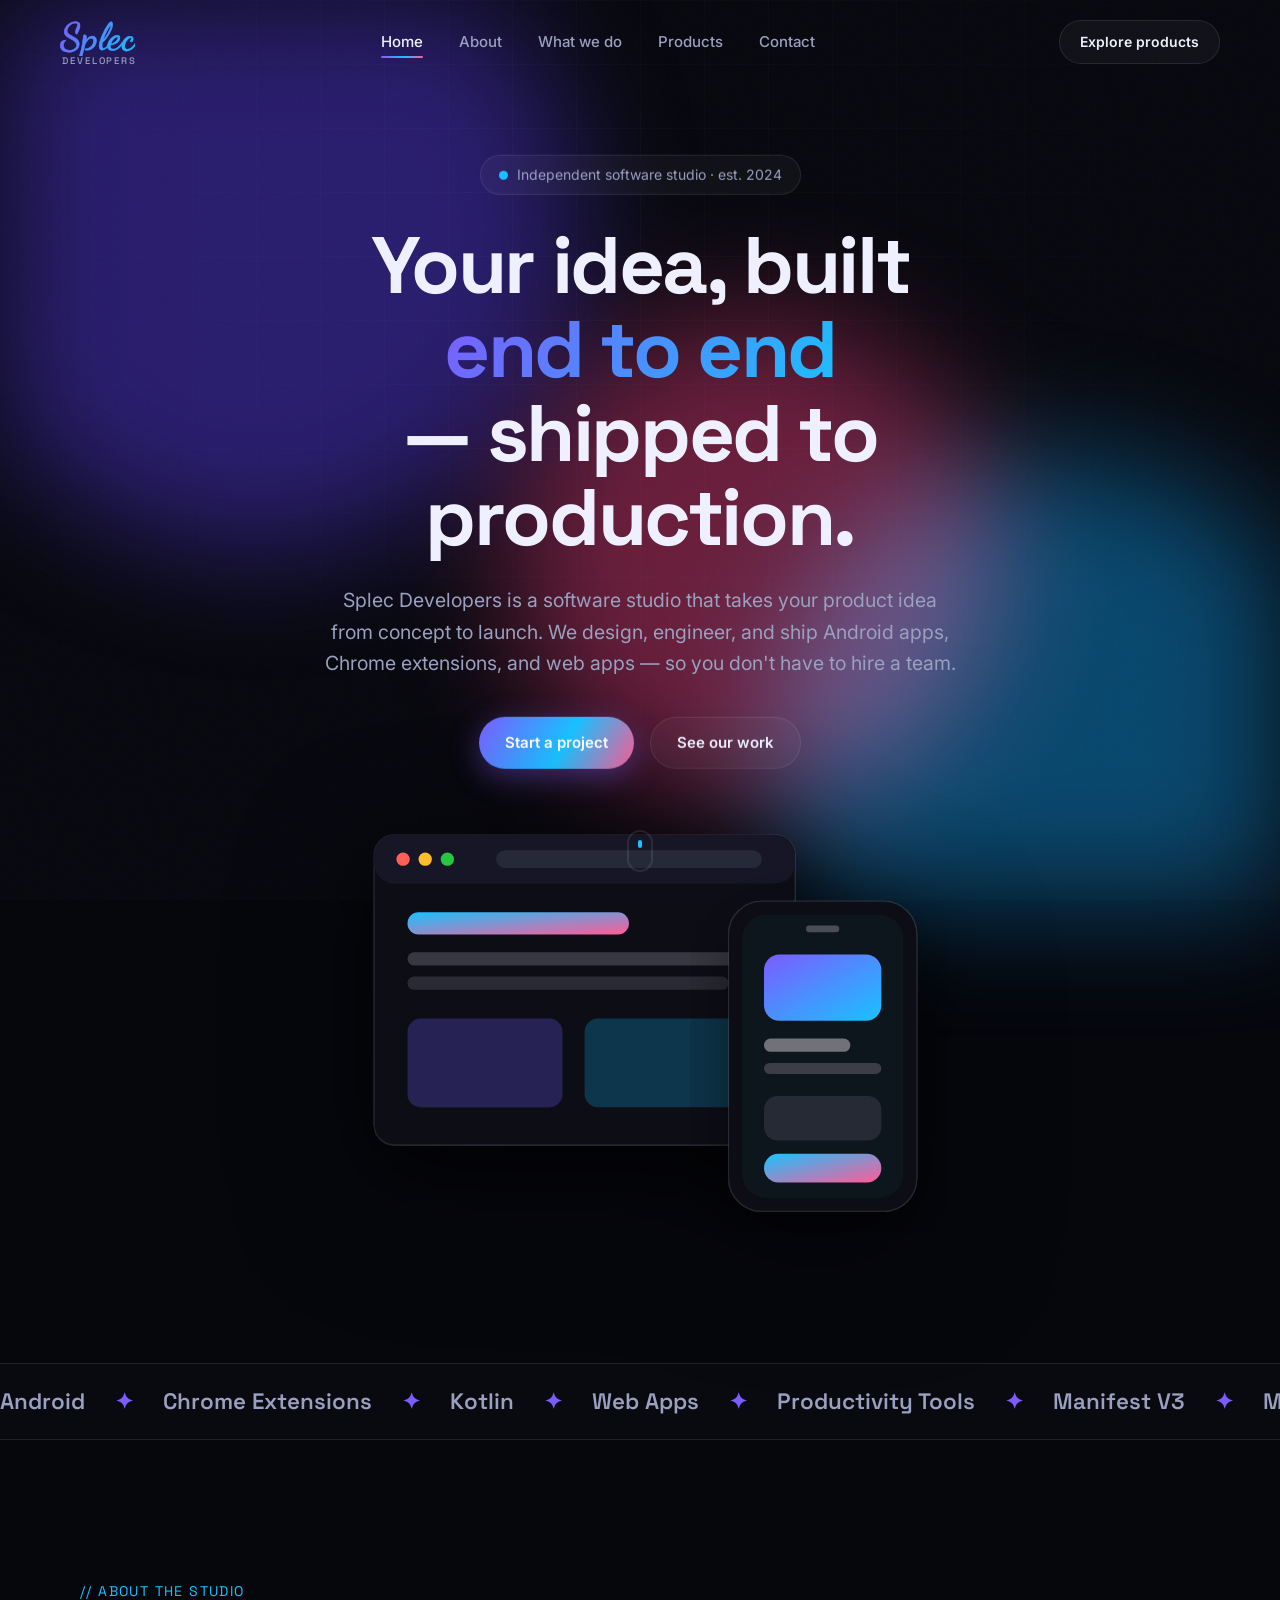
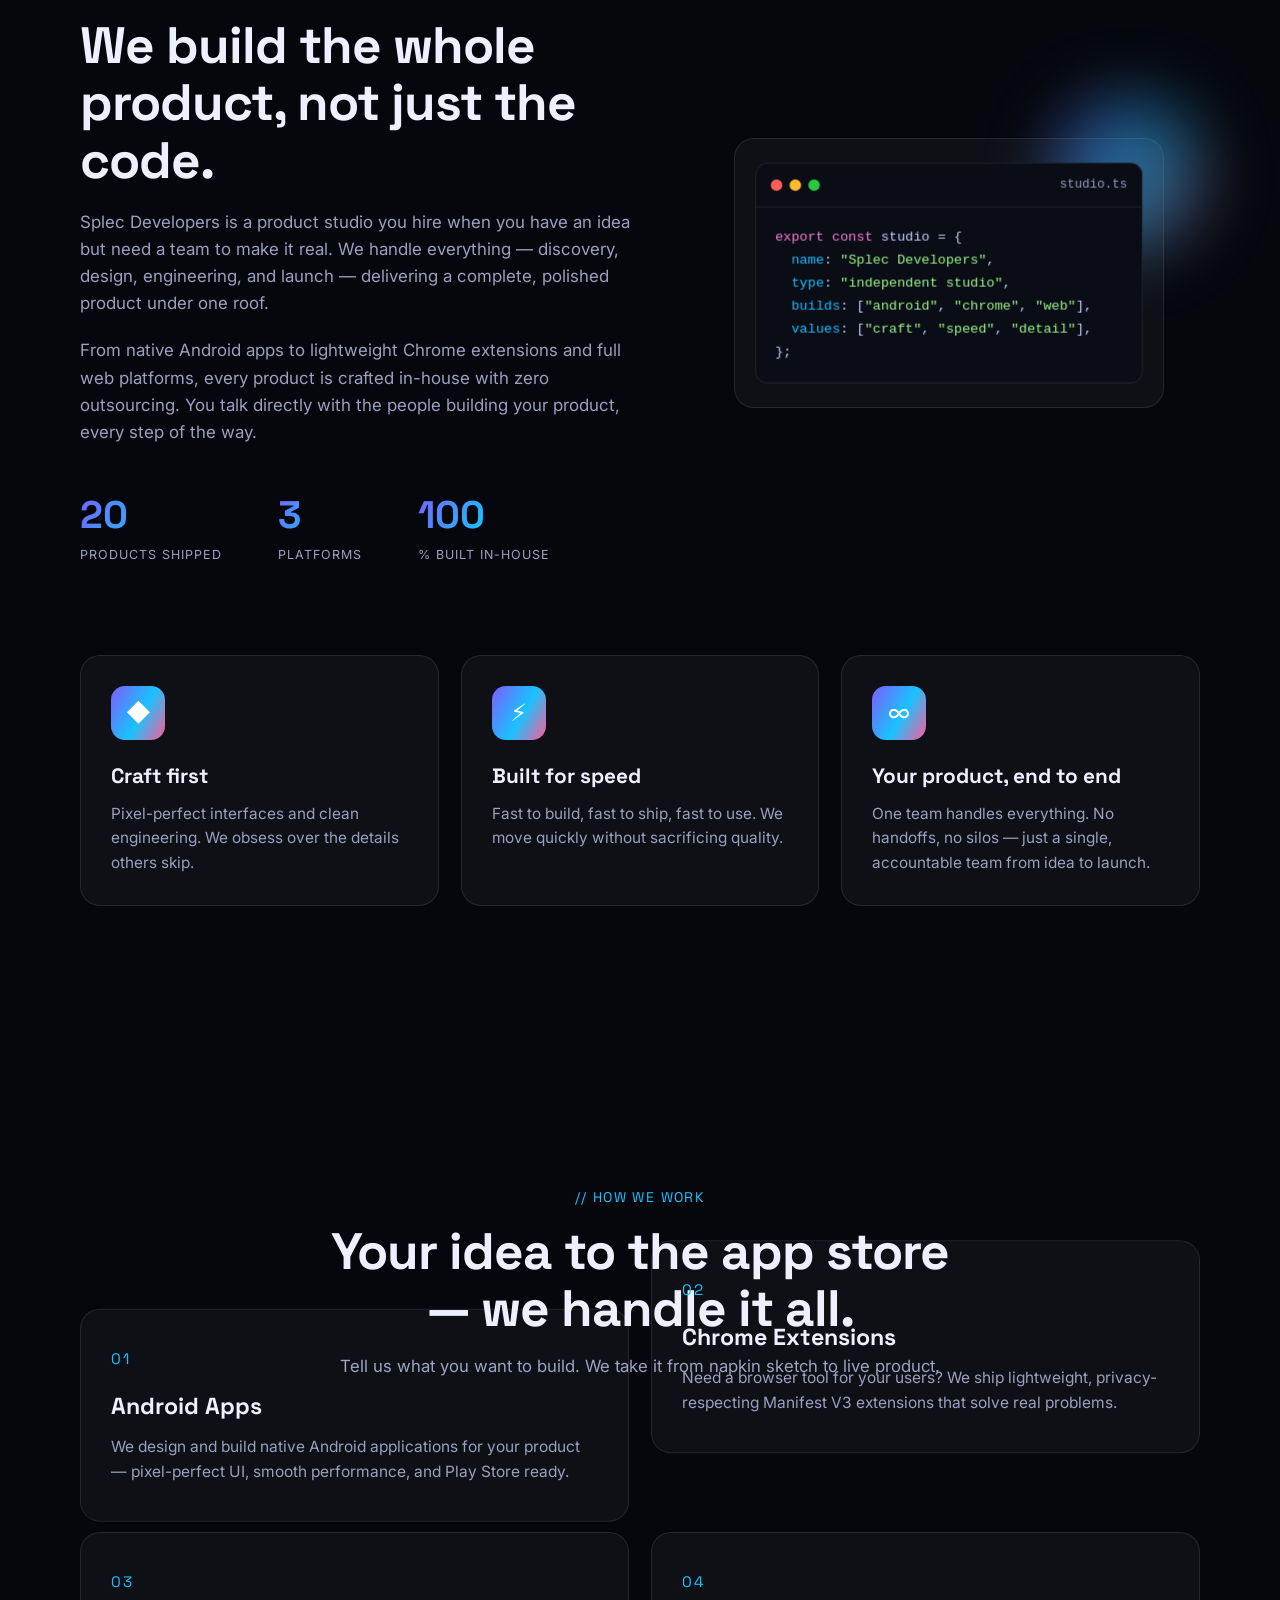
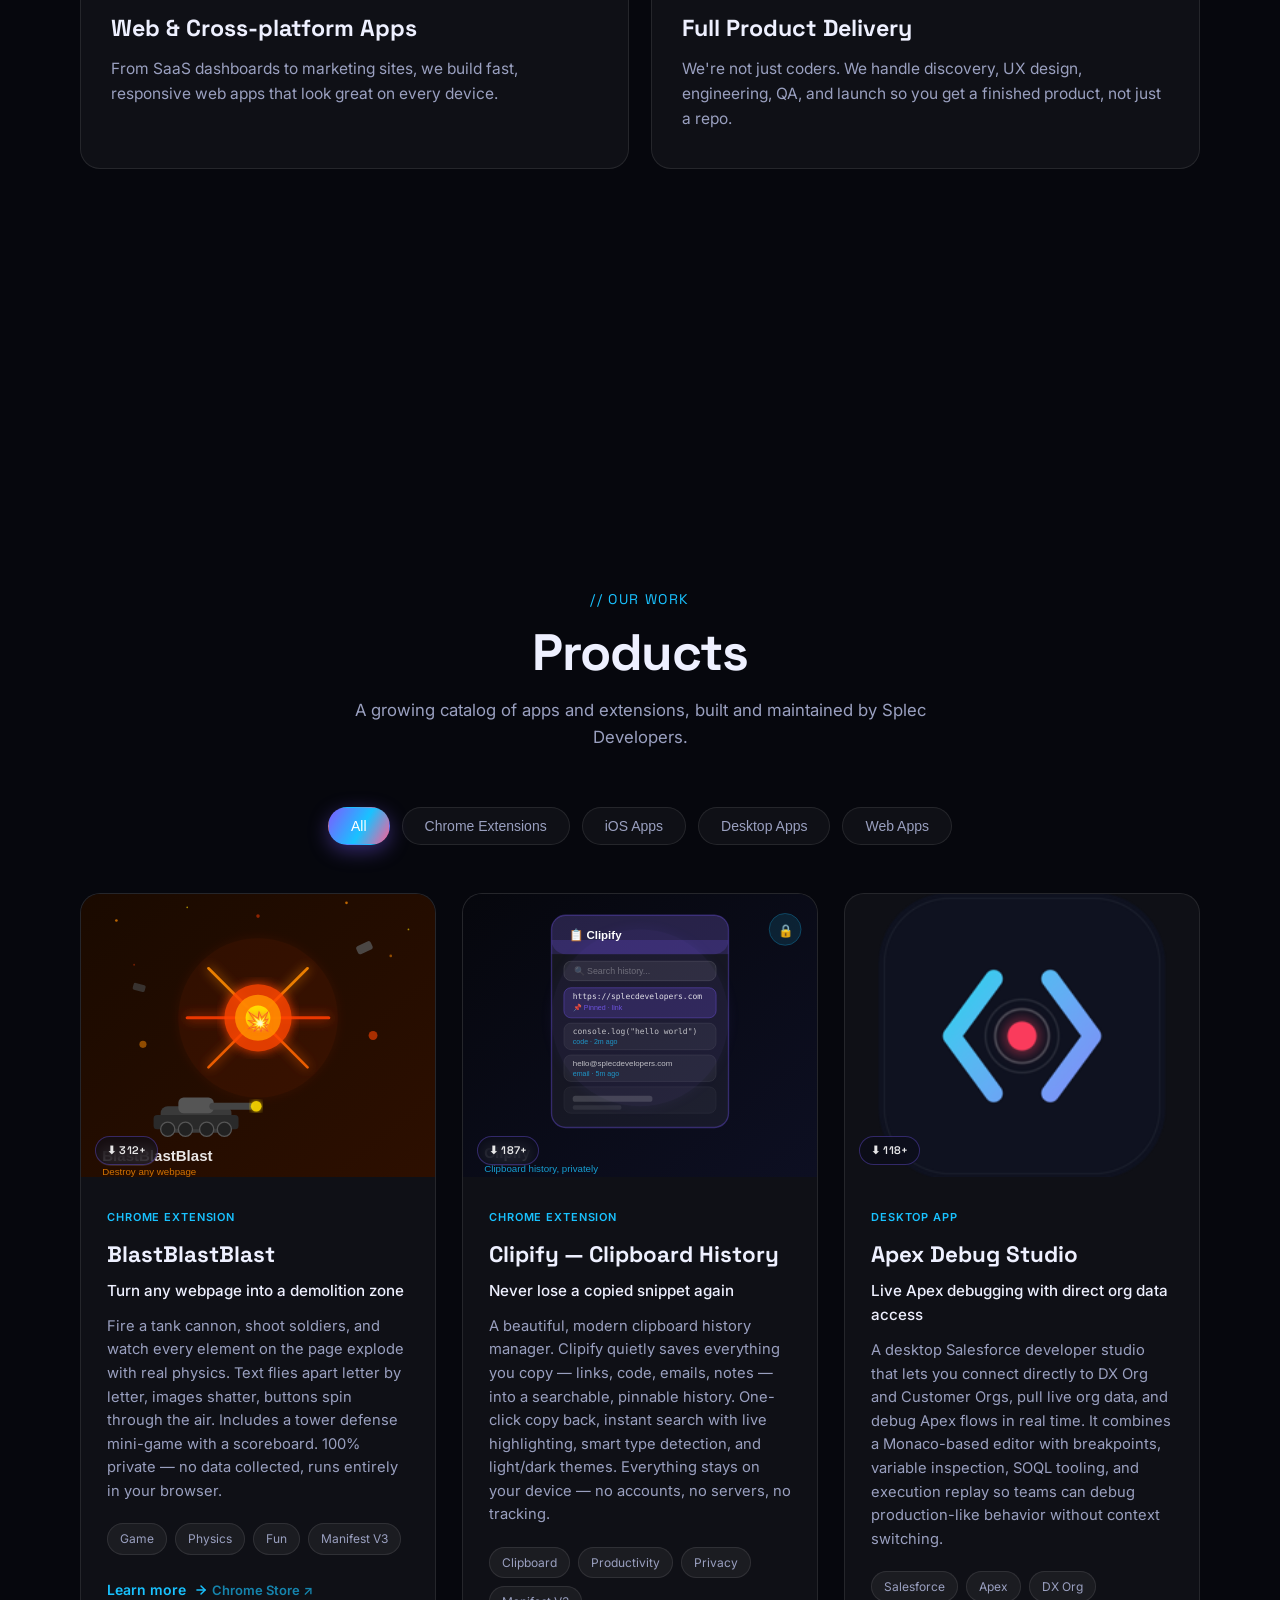
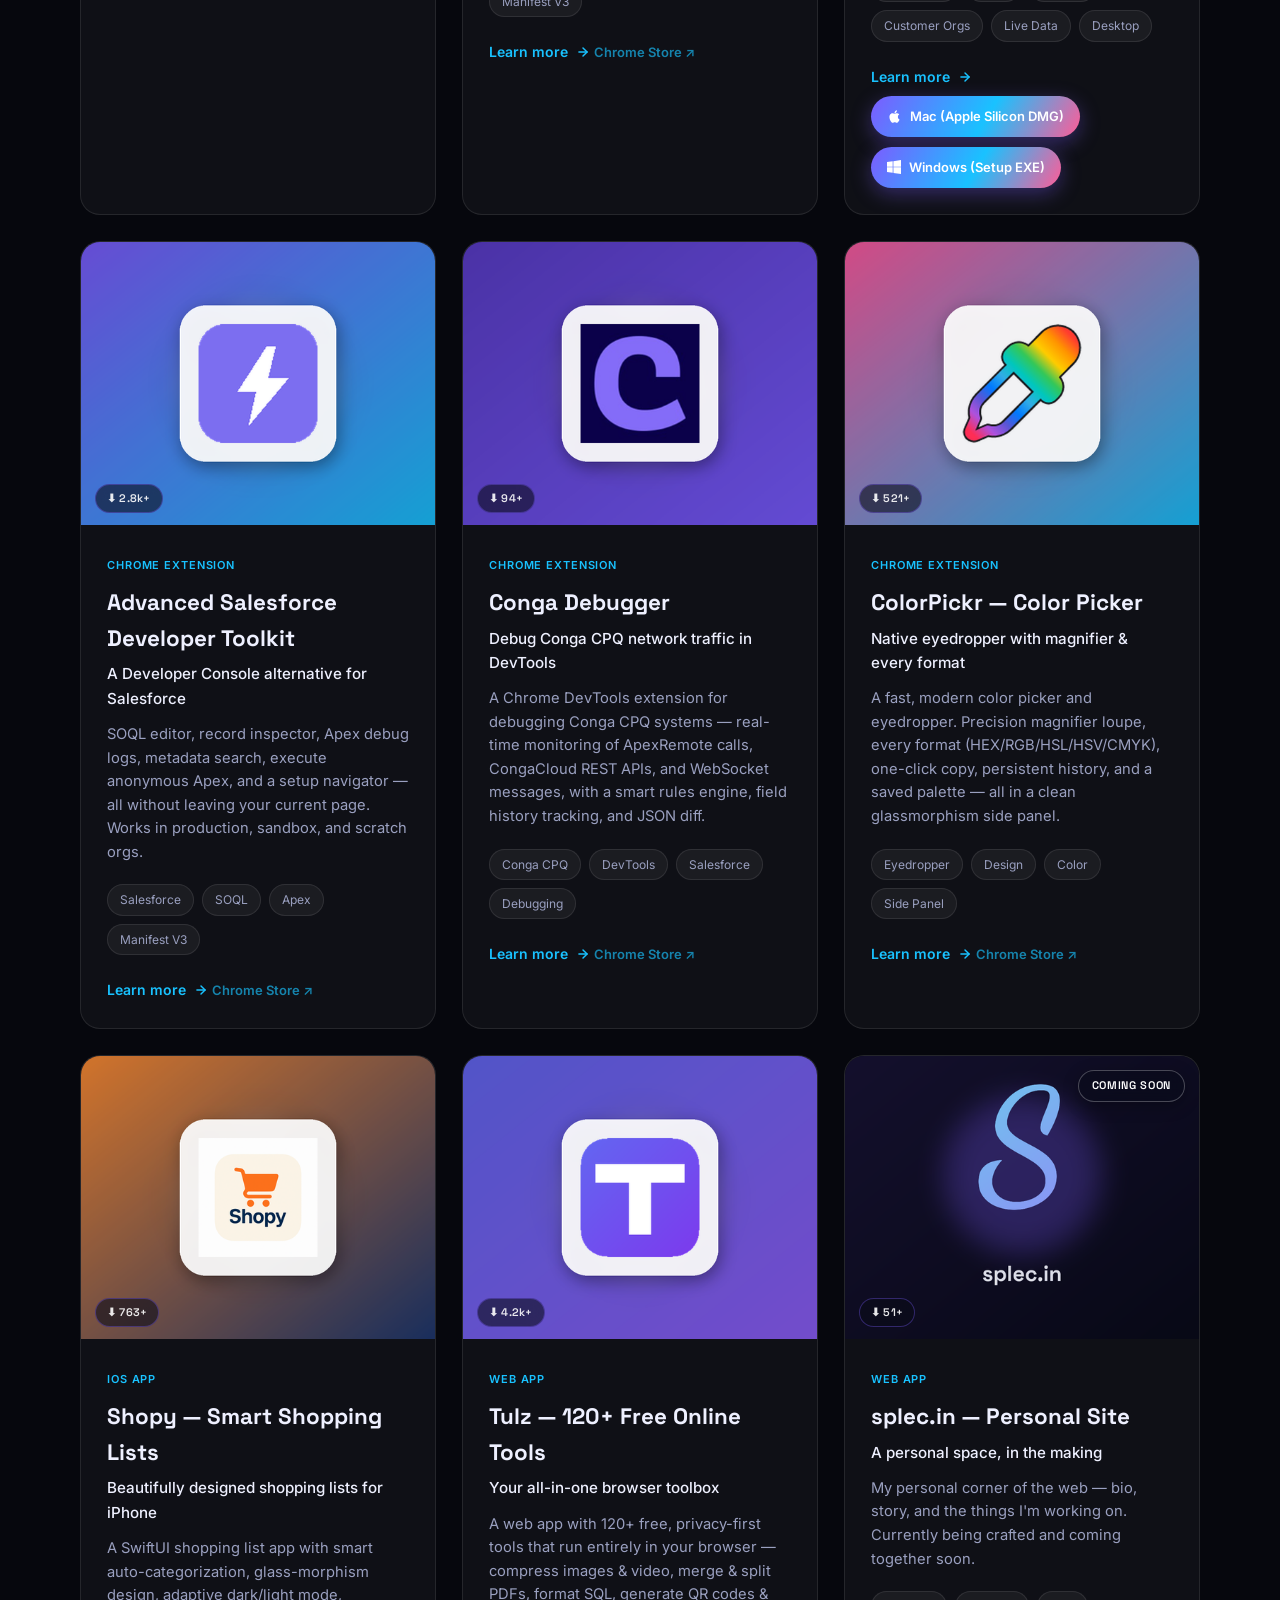
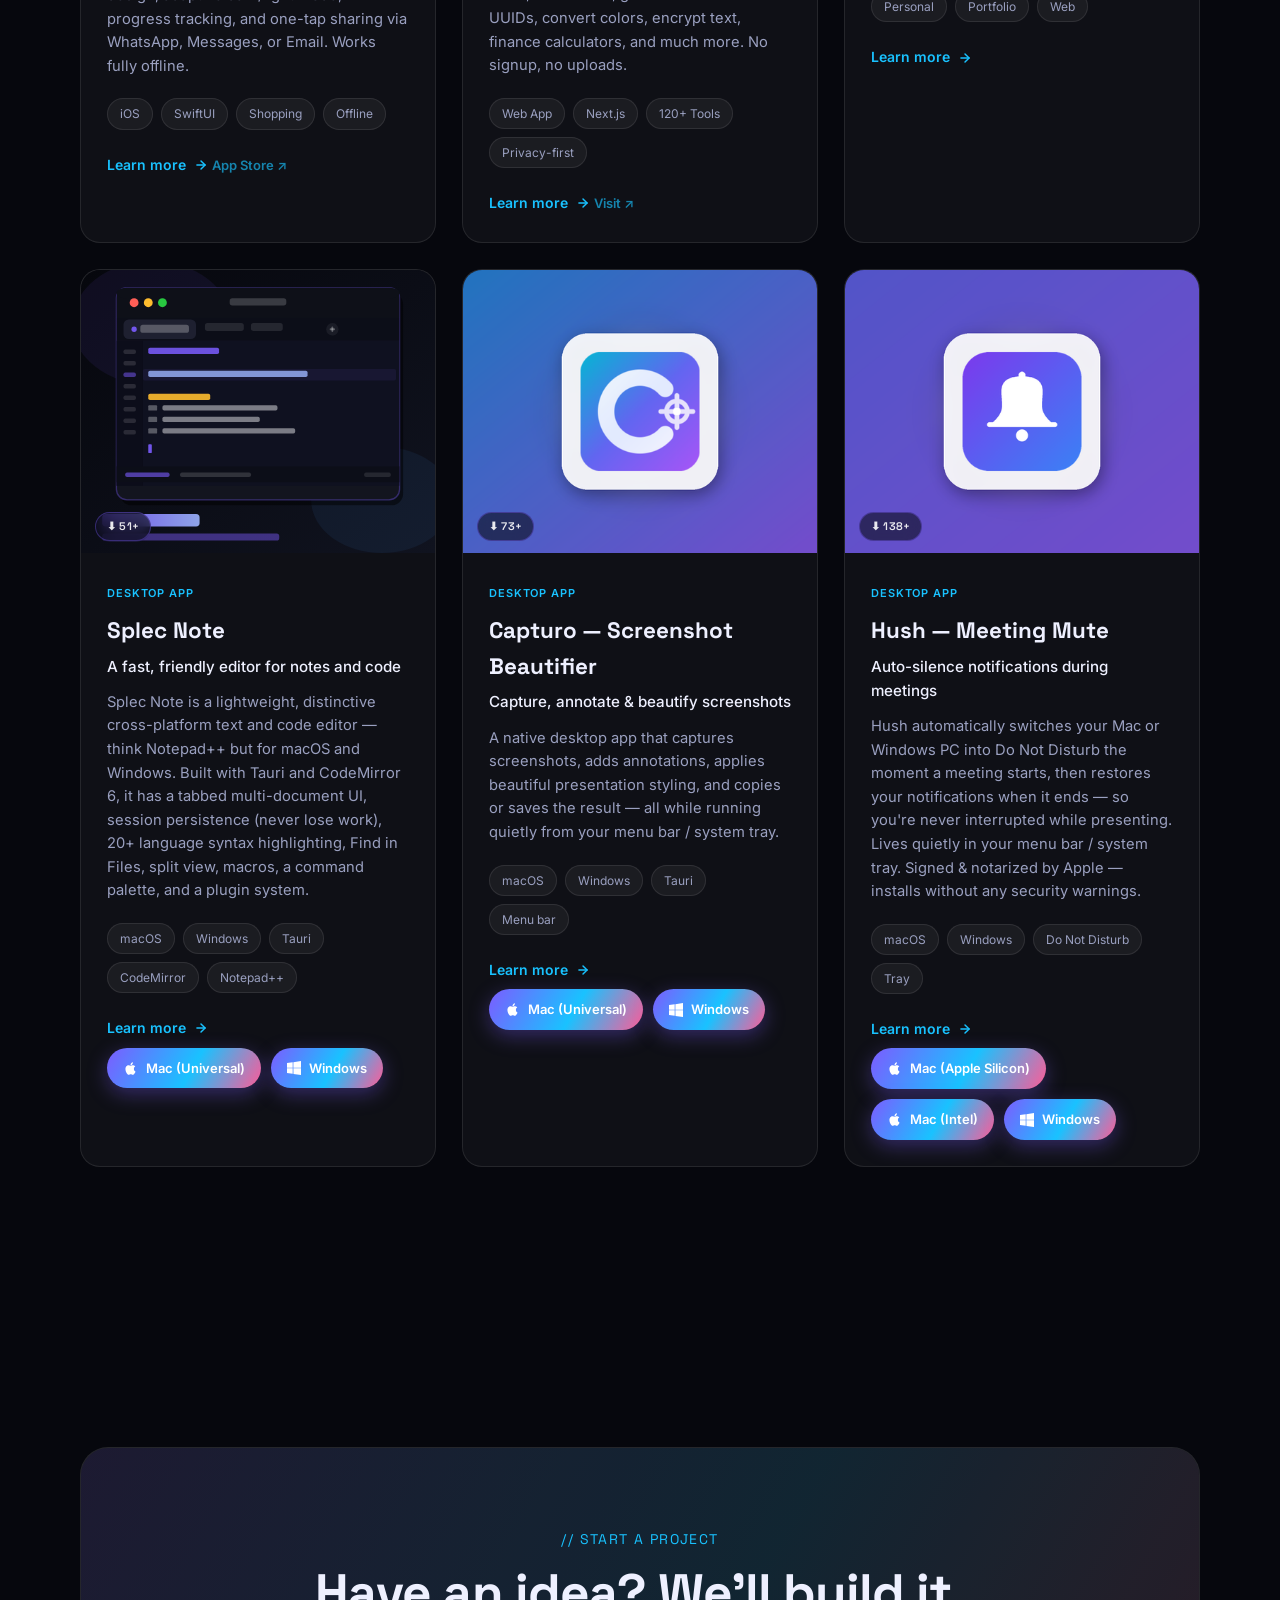
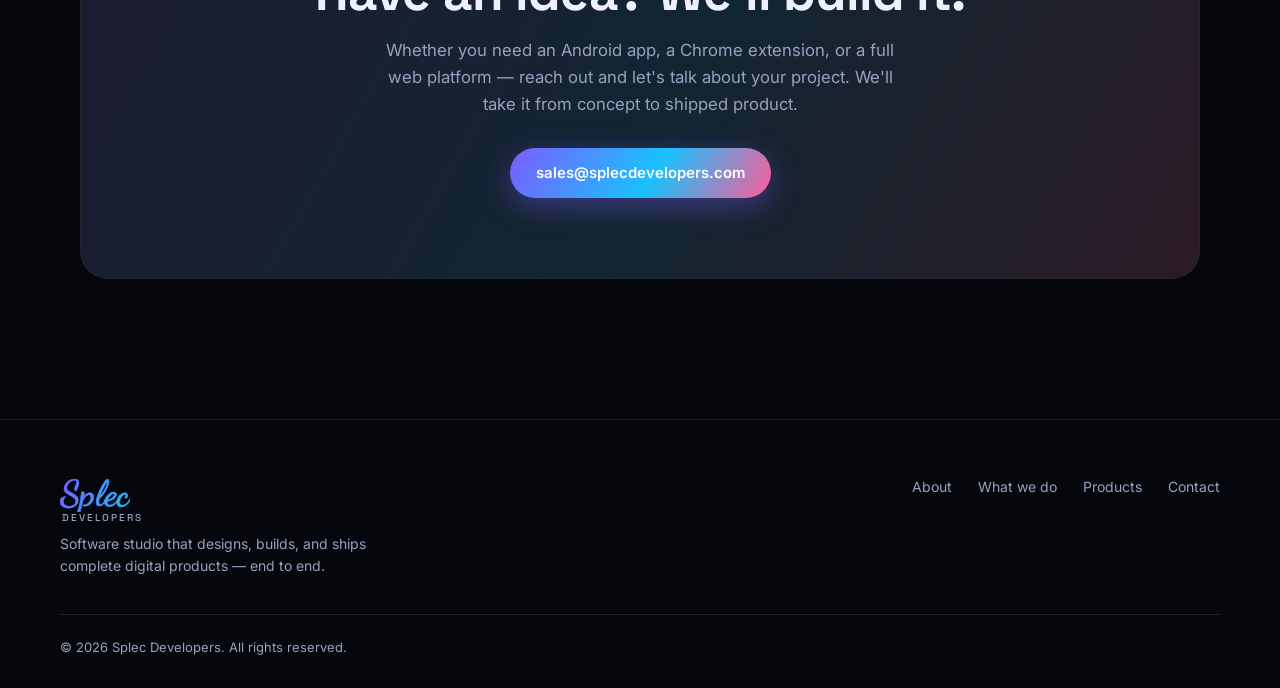
<file: index.html>
<!DOCTYPE html>
<html lang="en">
<head>
  <meta charset="UTF-8" />
  <meta name="viewport" content="width=device-width, initial-scale=1.0" />

  <!-- ═══════════════════════════════════════════
       PRIMARY SEO
  ═══════════════════════════════════════════ -->
  <title>Splec Developers — Independent Software Studio</title>
  <meta name="description" content="Splec Developers is a software studio that designs and ships complete digital products for clients — Android apps, Chrome extensions, and web apps, delivered end to end." />
  <meta name="keywords" content="Splec Developers, Android apps, Chrome extensions, software studio, mobile apps, web apps, Kotlin, Manifest V3, productivity tools, independent developer, app development, browser extensions" />
  <meta name="author" content="Splec Developers" />
  <meta name="robots" content="index, follow, max-snippet:-1, max-image-preview:large, max-video-preview:-1" />
  <meta name="googlebot" content="index, follow" />
  <meta name="google-site-verification" content="M7fmOkvfK1N_7YdHOb1TrqOOOSJVNwEvEuNak03nOMM" />
  <link rel="canonical" href="https://splecdevelopers.com/" />

  <!-- Favicons / app icons -->
  <link rel="icon" href="assets/favicon.ico" sizes="any" />
  <link rel="icon" type="image/png" sizes="32x32" href="assets/favicon-32.png" />
  <link rel="icon" type="image/png" sizes="16x16" href="assets/favicon-16.png" />
  <link rel="apple-touch-icon" sizes="180x180" href="assets/apple-touch-icon.png" />
  <link rel="manifest" href="site.webmanifest" />

  <!-- ═══════════════════════════════════════════
       OPEN GRAPH (Facebook, LinkedIn, WhatsApp)
  ═══════════════════════════════════════════ -->
  <meta property="og:type" content="website" />
  <meta property="og:site_name" content="Splec Developers" />
  <meta property="og:title" content="Splec Developers — Independent Software Studio" />
  <meta property="og:description" content="We design, build, and ship your entire digital product — Android apps, Chrome extensions, and modern web apps. Tell us your idea, we'll handle the rest." />
  <meta property="og:url" content="https://splecdevelopers.com/" />
  <meta property="og:image" content="https://splecdevelopers.com/assets/og-cover.png" />
  <meta property="og:image:width" content="1200" />
  <meta property="og:image:height" content="630" />
  <meta property="og:image:alt" content="Splec Developers — Independent Software Studio" />
  <meta property="og:locale" content="en_US" />

  <!-- ═══════════════════════════════════════════
       TWITTER / X CARD
  ═══════════════════════════════════════════ -->
  <meta name="twitter:card" content="summary_large_image" />
  <meta name="twitter:site" content="@splecdevelopers" />
  <meta name="twitter:creator" content="@splecdevelopers" />
  <meta name="twitter:title" content="Splec Developers — Independent Software Studio" />
  <meta name="twitter:description" content="Your idea → our build. Android apps, Chrome extensions, and web apps — designed and shipped end to end by Splec Developers." />
  <meta name="twitter:image" content="https://splecdevelopers.com/assets/og-cover.png" />
  <meta name="twitter:image:alt" content="Splec Developers studio preview" />

  <!-- ═══════════════════════════════════════════
       THEME + APP META
  ═══════════════════════════════════════════ -->
  <meta name="theme-color" content="#06070d" />
  <meta name="msapplication-TileColor" content="#7c5cff" />
  <meta name="apple-mobile-web-app-capable" content="yes" />
  <meta name="apple-mobile-web-app-status-bar-style" content="black-translucent" />
  <meta name="apple-mobile-web-app-title" content="Splec Developers" />
  <meta name="application-name" content="Splec Developers" />
  <meta name="format-detection" content="telephone=no" />

  <!-- ═══════════════════════════════════════════
       STRUCTURED DATA — Organization (JSON-LD)
  ═══════════════════════════════════════════ -->
  <script type="application/ld+json">
  {
    "@context": "https://schema.org",
    "@type": "Organization",
    "name": "Splec Developers",
    "url": "https://splecdevelopers.com",
    "logo": "https://splecdevelopers.com/assets/logo.png",
    "description": "A software studio that designs, builds, and ships complete digital products for clients — Android apps, Chrome extensions, and web apps, end to end.",
    "email": "sales@splecdevelopers.com",
    "foundingDate": "2024",
    "sameAs": [],
    "areaServed": "Worldwide",
    "knowsAbout": ["Android development", "Chrome extensions", "Mobile apps", "Web applications", "Kotlin", "JavaScript"]
  }
  </script>

  <!-- Structured Data — WebSite (enables Google Sitelinks search box) -->
  <script type="application/ld+json">
  {
    "@context": "https://schema.org",
    "@type": "WebSite",
    "name": "Splec Developers",
    "url": "https://splecdevelopers.com",
    "description": "A software studio that designs, builds, and ships complete digital products for clients — Android apps, Chrome extensions, and web apps.",
    "inLanguage": "en-US"
  }
  </script>

  <!-- ═══════════════════════════════════════════
       FONTS
  ═══════════════════════════════════════════ -->
  <link rel="preconnect" href="https://fonts.googleapis.com" />
  <link rel="preconnect" href="https://fonts.gstatic.com" crossorigin />
  <link href="https://fonts.googleapis.com/css2?family=Dancing+Script:wght@700&family=Space+Grotesk:wght@400;500;600;700&family=Inter:wght@400;500;600;700&display=swap" rel="stylesheet" />
  <link rel="stylesheet" href="css/styles.css" />
</head>
<body>
  <div class="bg-aurora" aria-hidden="true">
    <div class="blob blob-1"></div>
    <div class="blob blob-2"></div>
    <div class="blob blob-3"></div>
  </div>
  <div class="grid-overlay" aria-hidden="true"></div>
  <div class="noise" aria-hidden="true"></div>

  <div class="cursor-dot" aria-hidden="true"></div>
  <div class="cursor-ring" aria-hidden="true"></div>
  <div class="scroll-progress" aria-hidden="true"></div>

  <!-- Navbar -->
  <header class="navbar" id="navbar">
    <a href="#home" class="brand" aria-label="Splec Developers home">
      <span class="brand-stack">
        <span class="bw-script">Splec</span>
        <span class="bw-sub">Developers</span>
      </span>

      <!-- Developer-at-work hover popup -->
      <div class="brand-dev-popup" aria-hidden="true">
        <div class="bdp-titlebar">
          <span class="bdp-dot r"></span>
          <span class="bdp-dot y"></span>
          <span class="bdp-dot g"></span>
          <em>app.kt</em>
          <span class="bdp-cursor-blink">|</span>
        </div>
        <div class="bdp-code">
          <div class="bdp-line" style="--d:0.5s"><span class="c-key">fun</span> <span class="c-prop">buildApp</span>() {</div>
          <div class="bdp-line" style="--d:0.95s">&nbsp;&nbsp;<span class="c-prop">design</span>(<span class="c-str">"pixel-perfect"</span>)</div>
          <div class="bdp-line" style="--d:1.45s">&nbsp;&nbsp;<span class="c-prop">engineer</span>(<span class="c-str">"clean"</span>)</div>
          <div class="bdp-line" style="--d:1.95s">&nbsp;&nbsp;<span class="c-prop">ship</span>(<span class="c-str">"fast"</span>)</div>
          <div class="bdp-line" style="--d:2.45s">}</div>
        </div>
        <div class="bdp-build">
          <span class="bdp-label">Building<span class="bdp-dots"></span></span>
          <div class="bdp-track"><div class="bdp-fill"></div></div>
        </div>
        <div class="bdp-shipped">🚀 &nbsp;App shipped!</div>
      </div>
    </a>
    <nav class="nav-links" id="navLinks">
      <a href="#home" class="nav-link active">Home</a>
      <a href="#about" class="nav-link">About</a>
      <a href="#capabilities" class="nav-link">What we do</a>
      <a href="#products" class="nav-link">Products</a>
      <a href="#contact" class="nav-link">Contact</a>
    </nav>
    <a href="#products" class="btn btn-nav magnetic">Explore products</a>
    <button class="menu-toggle" id="menuToggle" aria-label="Toggle navigation" aria-expanded="false">
      <span></span><span></span><span></span>
    </button>
  </header>

  <!-- Hero -->
  <section class="hero" id="home">
    <div class="hero-inner" data-parallax="0.15">
      <div class="badge reveal">
        <span class="pulse-dot"></span> Independent software studio · est. 2024
      </div>
      <h1 class="hero-title reveal">
        Your idea, built<br />
        <span class="gradient-text">end to end</span><br />
        — shipped to production.
      </h1>
      <p class="hero-sub reveal">
        Splec Developers is a software studio that takes your product idea from
        concept to launch. We design, engineer, and ship Android apps,
        Chrome extensions, and web apps — so you don't have to hire a team.
      </p>
      <div class="hero-cta reveal">
        <a href="#contact" class="btn btn-primary magnetic">Start a project</a>
        <a href="#products" class="btn btn-ghost magnetic">See our work</a>
      </div>
    </div>
    <div class="hero-showcase reveal" data-parallax="0.06">
      <img src="assets/hero-mockup.svg" alt="Preview of Splec Developers apps and extensions" />
    </div>
    <div class="scroll-hint" aria-hidden="true"><span></span></div>
  </section>

  <!-- Marquee strip -->
  <div class="marquee" aria-hidden="true">
    <div class="marquee-track">
      <span>Android</span><span class="sep">✦</span>
      <span>Chrome Extensions</span><span class="sep">✦</span>
      <span>Kotlin</span><span class="sep">✦</span>
      <span>Web Apps</span><span class="sep">✦</span>
      <span>Productivity Tools</span><span class="sep">✦</span>
      <span>Manifest V3</span><span class="sep">✦</span>
      <span>Material Design</span><span class="sep">✦</span>
      <span>Android</span><span class="sep">✦</span>
      <span>Chrome Extensions</span><span class="sep">✦</span>
      <span>Kotlin</span><span class="sep">✦</span>
      <span>Web Apps</span><span class="sep">✦</span>
      <span>Productivity Tools</span><span class="sep">✦</span>
      <span>Manifest V3</span><span class="sep">✦</span>
      <span>Material Design</span><span class="sep">✦</span>
    </div>
  </div>

  <!-- About -->
  <section class="about" id="about">
    <div class="about-grid">
      <div class="about-copy">
        <p class="eyebrow reveal">// About the studio</p>
        <h2 class="section-title reveal">We build the whole product, not just the code.</h2>
        <p class="about-text reveal">
          Splec Developers is a product studio you hire when you have an idea
          but need a team to make it real. We handle everything — discovery,
          design, engineering, and launch — delivering a complete, polished
          product under one roof.
        </p>
        <p class="about-text reveal">
          From native Android apps to lightweight Chrome extensions and full
          web platforms, every product is crafted in-house with zero outsourcing.
          You talk directly with the people building your product, every step of
          the way.
        </p>
        <div class="about-stats reveal">
          <div class="stat"><span class="stat-num" data-count="20">0</span><span class="stat-label">Products shipped</span></div>
          <div class="stat"><span class="stat-num" data-count="3">0</span><span class="stat-label">Platforms</span></div>
          <div class="stat"><span class="stat-num" data-count="100">0</span><span class="stat-label">% built in-house</span></div>
        </div>
      </div>
      <div class="about-visual reveal">
        <div class="tilt-card" data-tilt>
          <div class="tilt-inner">
            <div class="orb"></div>
            <div class="code-window">
              <div class="code-bar"><span></span><span></span><span></span><em>studio.ts</em></div>
              <pre><code><span class="c-key">export const</span> studio = {
  <span class="c-prop">name</span>: <span class="c-str">"Splec Developers"</span>,
  <span class="c-prop">type</span>: <span class="c-str">"independent studio"</span>,
  <span class="c-prop">builds</span>: [<span class="c-str">"android"</span>, <span class="c-str">"chrome"</span>, <span class="c-str">"web"</span>],
  <span class="c-prop">values</span>: [<span class="c-str">"craft"</span>, <span class="c-str">"speed"</span>, <span class="c-str">"detail"</span>],
};</code></pre>
            </div>
          </div>
        </div>
      </div>
    </div>

    <!-- Value cards -->
    <div class="values">
      <article class="value-card reveal">
        <div class="value-glow"></div>
        <div class="value-icon">◆</div>
        <h3>Craft first</h3>
        <p>Pixel-perfect interfaces and clean engineering. We obsess over the details others skip.</p>
        <span class="value-more">Design systems · micro-interactions · accessibility</span>
      </article>
      <article class="value-card reveal">
        <div class="value-glow"></div>
        <div class="value-icon">⚡</div>
        <h3>Built for speed</h3>
        <p>Fast to build, fast to ship, fast to use. We move quickly without sacrificing quality.</p>
        <span class="value-more">Lean process · optimized delivery · no bloat</span>
      </article>
      <article class="value-card reveal">
        <div class="value-glow"></div>
        <div class="value-icon">∞</div>
        <h3>Your product, end to end</h3>
        <p>One team handles everything. No handoffs, no silos — just a single, accountable team from idea to launch.</p>
        <span class="value-more">Discovery · design · engineering · launch</span>
      </article>
    </div>
  </section>

  <!-- Capabilities / What we do -->
  <section class="capabilities" id="capabilities">
    <div class="section-head">
      <p class="eyebrow reveal">// How we work</p>
      <h2 class="section-title reveal">Your idea to the app store — we handle it all.</h2>
      <p class="section-desc reveal">Tell us what you want to build. We take it from napkin sketch to live product.</p>
    </div>
    <div class="cap-grid">
      <article class="cap-card reveal" data-parallax="0.05">
        <span class="cap-num">01</span>
        <h3>Android Apps</h3>
        <p>We design and build native Android applications for your product — pixel-perfect UI, smooth performance, and Play Store ready.</p>
        <span class="value-more">Kotlin · Jetpack Compose · Material You</span>
      </article>
      <article class="cap-card reveal" data-parallax="0.08">
        <span class="cap-num">02</span>
        <h3>Chrome Extensions</h3>
        <p>Need a browser tool for your users? We ship lightweight, privacy-respecting Manifest V3 extensions that solve real problems.</p>
        <span class="value-more">Manifest V3 · privacy-first · Web Store ready</span>
      </article>
      <article class="cap-card reveal" data-parallax="0.05">
        <span class="cap-num">03</span>
        <h3>Web &amp; Cross-platform Apps</h3>
        <p>From SaaS dashboards to marketing sites, we build fast, responsive web apps that look great on every device.</p>
        <span class="value-more">Responsive · PWA-ready · blazing fast</span>
      </article>
      <article class="cap-card reveal" data-parallax="0.05">
        <span class="cap-num">04</span>
        <h3>Full Product Delivery</h3>
        <p>We're not just coders. We handle discovery, UX design, engineering, QA, and launch so you get a finished product, not just a repo.</p>
        <span class="value-more">Strategy · Design · Engineering · Launch</span>
      </article>
    </div>
  </section>

  <!-- Products -->
  <section class="products" id="products">
    <div class="section-head">
      <p class="eyebrow reveal">// Our work</p>
      <h2 class="section-title reveal">Products</h2>
      <p class="section-desc reveal">A growing catalog of apps and extensions, built and maintained by Splec Developers.</p>
    </div>
    <div class="filters reveal" id="filters">
      <button class="filter-btn active" data-filter="all">All</button>
      <button class="filter-btn" data-filter="extension">Chrome Extensions</button>
      <button class="filter-btn" data-filter="ios">iOS Apps</button>
      <button class="filter-btn" data-filter="desktop">Desktop Apps</button>
      <button class="filter-btn" data-filter="web">Web Apps</button>
    </div>
    <div class="product-grid" id="productGrid"></div>
    <noscript>
      <p><a href="/products/apex-debug-studio/">Apex Debug Studio — a live Salesforce Apex debugger for real-time Apex code debugging on macOS and Windows</a></p>
    </noscript>
  </section>

  <!-- Contact -->
  <section class="contact" id="contact">
    <div class="contact-card reveal">
      <p class="eyebrow">// Start a project</p>
      <h2 class="section-title">Have an idea? We'll build it.</h2>
      <p class="section-desc">Whether you need an Android app, a Chrome extension, or a full web platform — reach out and let's talk about your project. We'll take it from concept to shipped product.</p>
      <a href="mailto:sales@splecdevelopers.com" class="btn btn-primary magnetic">sales@splecdevelopers.com</a>
    </div>
  </section>

  <footer class="footer">
    <div class="footer-inner">
      <div class="footer-brand">
        <span class="brand-stack">
          <span class="bw-script">Splec</span>
          <span class="bw-sub">Developers</span>
        </span>
        <p>Software studio that designs, builds, and ships complete digital products — end to end.</p>
      </div>
      <div class="footer-links">
        <a href="#about">About</a>
        <a href="#capabilities">What we do</a>
        <a href="#products">Products</a>
        <a href="#contact">Contact</a>
      </div>
    </div>
    <div class="footer-bottom">&copy; <span id="year"></span> Splec Developers. All rights reserved.</div>
  </footer>

  <script src="js/products.js"></script>
  <script src="js/main.js"></script>
</body>
</html>
</file>
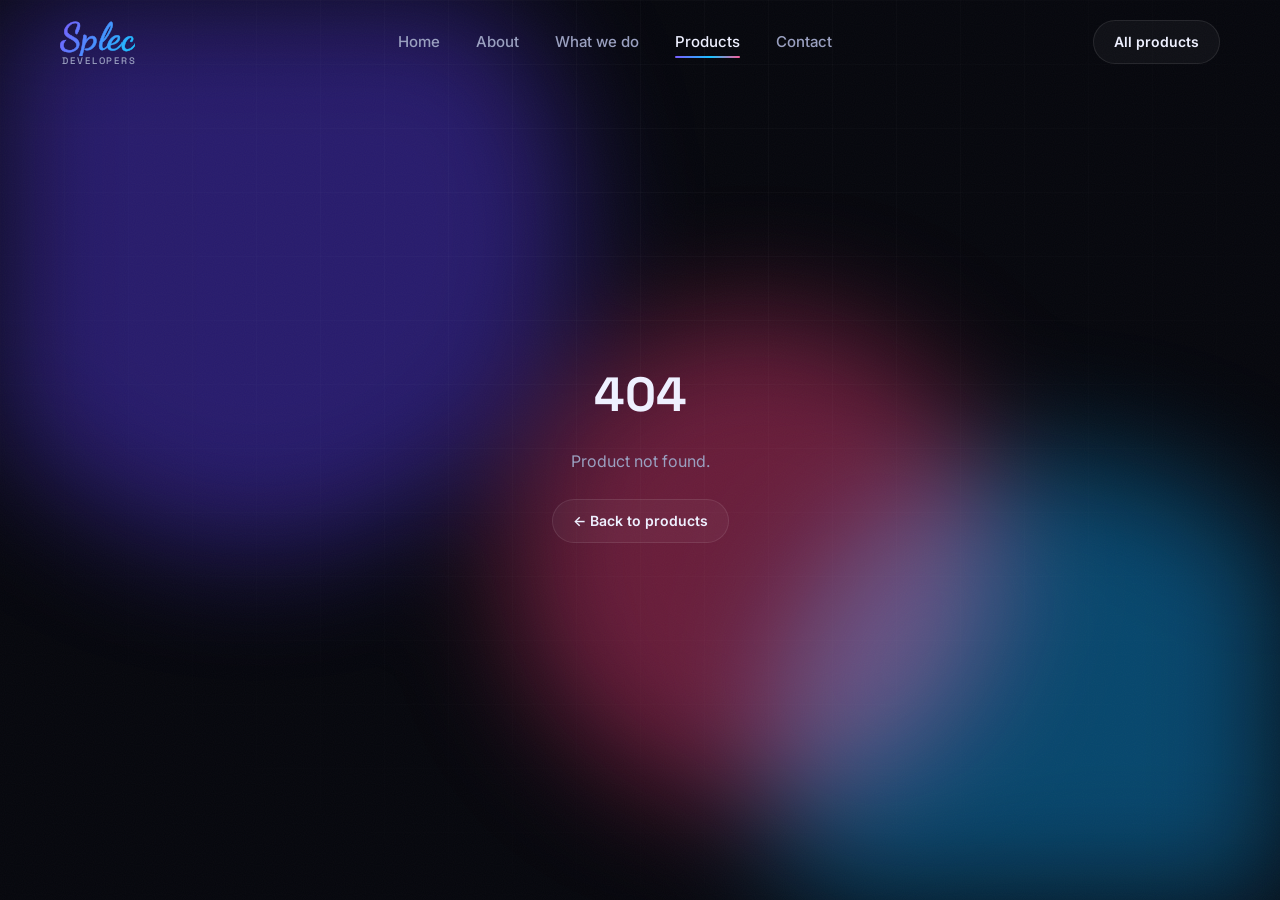
<file: products/index.html>
<!DOCTYPE html>
<html lang="en">
<head>
  <meta charset="UTF-8" />
  <meta name="viewport" content="width=device-width, initial-scale=1.0" />
  <title id="pageTitle">Product — Splec Developers</title>
  <meta name="description" id="pageDesc" content="A product by Splec Developers." />
  <link rel="canonical" id="pageCanonical" href="https://splecdevelopers.com/products/" />
  <meta property="og:type" content="website" />
  <meta property="og:site_name" content="Splec Developers" />
  <meta property="og:title" id="ogTitle" content="Product — Splec Developers" />
  <meta property="og:description" id="ogDesc" content="A product by Splec Developers." />
  <meta property="og:image" id="ogImage" content="https://splecdevelopers.com/assets/og-cover.png" />
  <meta property="og:image:width" content="1200" />
  <meta property="og:image:height" content="630" />
  <meta name="twitter:card" content="summary_large_image" />
  <meta name="twitter:title" id="twTitle" content="Product — Splec Developers" />
  <meta name="twitter:description" id="twDesc" content="A product by Splec Developers." />
  <meta name="twitter:image" id="twImage" content="https://splecdevelopers.com/assets/og-cover.png" />
  <meta name="theme-color" content="#06070d" />
  <link rel="icon" href="../assets/favicon.ico" sizes="any" />
  <link rel="icon" type="image/png" sizes="32x32" href="../assets/favicon-32.png" />
  <link rel="icon" type="image/png" sizes="16x16" href="../assets/favicon-16.png" />
  <link rel="apple-touch-icon" sizes="180x180" href="../assets/apple-touch-icon.png" />
  <link rel="manifest" href="../site.webmanifest" />
  <link rel="preconnect" href="https://fonts.googleapis.com" />
  <link rel="preconnect" href="https://fonts.gstatic.com" crossorigin />
  <link href="https://fonts.googleapis.com/css2?family=Dancing+Script:wght@700&family=Space+Grotesk:wght@400;500;600;700&family=Inter:wght@400;500;600;700&display=swap" rel="stylesheet" />
  <link rel="stylesheet" href="../css/styles.css" />
  <style>
    /* ── Product page overrides ── */
    .product-hero {
      min-height: 100vh;
      display: flex;
      align-items: center;
      padding: 120px 5vw 80px;
      max-width: 1100px;
      margin: 0 auto;
      gap: 64px;
    }
    .product-hero-left { flex: 1; min-width: 0; }
    .product-hero-right {
      flex: 0 0 340px;
      display: flex;
      align-items: center;
      justify-content: center;
    }
    .product-hero-right img {
      width: 320px;
      height: 256px;
      object-fit: cover;
      border-radius: 20px;
      border: 1px solid rgba(255,255,255,0.08);
      box-shadow: 0 24px 80px rgba(0,0,0,0.5);
    }
    .product-hero-right .no-thumb {
      width: 320px; height: 256px;
      background: rgba(255,255,255,0.04);
      border-radius: 20px;
      border: 1px solid rgba(255,255,255,0.08);
      display: flex; align-items: center; justify-content: center;
      font-size: 72px;
    }
    .back-link {
      display: inline-flex;
      align-items: center;
      gap: 6px;
      color: var(--text-dim);
      font-size: 14px;
      margin-bottom: 32px;
      transition: color .2s;
    }
    .back-link:hover { color: var(--text); }
    .product-cat-badge {
      display: inline-block;
      font-size: 12px;
      font-weight: 600;
      letter-spacing: 0.08em;
      text-transform: uppercase;
      padding: 4px 12px;
      border-radius: 100px;
      background: rgba(124,92,255,0.15);
      border: 1px solid rgba(124,92,255,0.3);
      color: var(--accent-2);
      margin-bottom: 20px;
    }
    .product-title {
      font-family: "Space Grotesk", sans-serif;
      font-size: clamp(32px, 5vw, 56px);
      font-weight: 700;
      line-height: 1.1;
      letter-spacing: -0.02em;
      margin-bottom: 16px;
      background: var(--grad);
      -webkit-background-clip: text;
      -webkit-text-fill-color: transparent;
      background-clip: text;
    }
    .product-tagline {
      font-size: 18px;
      color: var(--text-dim);
      margin-bottom: 12px;
      line-height: 1.6;
    }
    .product-dl-count {
      display: inline-flex;
      align-items: center;
      gap: 6px;
      font-size: 13px;
      font-weight: 600;
      font-family: "Space Grotesk", sans-serif;
      color: rgba(124,92,255,0.9);
      background: rgba(124,92,255,0.1);
      border: 1px solid rgba(124,92,255,0.25);
      border-radius: 20px;
      padding: 5px 14px;
      margin-bottom: 20px;
      letter-spacing: 0.02em;
    }
    .product-desc {
      font-size: 16px;
      color: var(--text-dim);
      line-height: 1.75;
      margin-bottom: 32px;
    }
    .product-tags { display: flex; flex-wrap: wrap; gap: 8px; margin-bottom: 36px; }
    .product-cta-group { display: flex; flex-wrap: wrap; gap: 12px; align-items: center; }
    .btn-store {
      display: inline-flex;
      align-items: center;
      gap: 8px;
      padding: 14px 28px;
      border-radius: 100px;
      font-size: 15px;
      font-weight: 600;
      background: var(--grad);
      color: #fff;
      text-decoration: none;
      transition: opacity .2s, transform .2s;
      cursor: pointer;
    }
    .btn-store:hover { opacity: 0.88; transform: translateY(-1px); }
    .btn-store-ghost {
      display: inline-flex;
      align-items: center;
      gap: 8px;
      padding: 13px 26px;
      border-radius: 100px;
      font-size: 15px;
      font-weight: 600;
      border: 1px solid rgba(255,255,255,0.15);
      color: var(--text);
      background: transparent;
      text-decoration: none;
      transition: border-color .2s, transform .2s;
    }
    .btn-store-ghost:hover { border-color: rgba(255,255,255,0.35); transform: translateY(-1px); }
    .dl-group { display: flex; flex-wrap: wrap; gap: 10px; margin-bottom: 0; }
    .dl-btn {
      display: inline-flex;
      align-items: center;
      gap: 8px;
      padding: 12px 22px;
      border-radius: 100px;
      font-size: 14px;
      font-weight: 600;
      background: rgba(255,255,255,0.07);
      border: 1px solid rgba(255,255,255,0.12);
      color: var(--text);
      text-decoration: none;
      transition: background .2s, transform .2s;
    }
    .dl-btn:hover { background: rgba(255,255,255,0.12); transform: translateY(-1px); }

    /* ── Features section ── */
    .features-section {
      padding: 80px 5vw 100px;
      max-width: 1100px;
      margin: 0 auto;
    }
    .features-section h2 {
      font-family: "Space Grotesk", sans-serif;
      font-size: clamp(24px, 3vw, 36px);
      font-weight: 700;
      margin-bottom: 48px;
      color: var(--text);
    }
    .features-grid {
      display: grid;
      grid-template-columns: repeat(auto-fill, minmax(300px, 1fr));
      gap: 20px;
    }
    .feature-card {
      background: rgba(255,255,255,0.04);
      border: 1px solid rgba(255,255,255,0.08);
      border-radius: 16px;
      padding: 28px;
      transition: border-color .2s, transform .25s;
    }
    .feature-card:hover { border-color: rgba(124,92,255,0.3); transform: translateY(-3px); }
    .feature-icon { font-size: 28px; margin-bottom: 14px; }
    .feature-title {
      font-family: "Space Grotesk", sans-serif;
      font-size: 16px;
      font-weight: 700;
      color: var(--text);
      margin-bottom: 8px;
    }
    .feature-desc { font-size: 14px; color: var(--text-dim); line-height: 1.65; }

    /* ── Screenshot gallery ── */
    .screenshots-section {
      padding: 0 5vw 96px;
      max-width: 1100px;
      margin: 0 auto;
    }
    .screenshots-section h2 {
      font-family: "Space Grotesk", sans-serif;
      font-size: clamp(24px, 3vw, 36px);
      font-weight: 700;
      margin-bottom: 28px;
      color: var(--text);
    }
    .screenshots-grid {
      display: grid;
      grid-template-columns: repeat(auto-fill, minmax(320px, 1fr));
      gap: 16px;
    }
    .screenshot-card {
      margin: 0;
      background: rgba(255,255,255,0.04);
      border: 1px solid rgba(255,255,255,0.08);
      border-radius: 14px;
      overflow: hidden;
    }
    .screenshot-card img {
      display: block;
      width: 100%;
      height: 220px;
      object-fit: cover;
      background: #05060c;
    }
    .screenshot-card figcaption {
      padding: 10px 12px;
      font-size: 13px;
      color: var(--text-dim);
      border-top: 1px solid rgba(255,255,255,0.08);
    }

    /* ── Apex Debug Studio special page ── */
    .apex-page {
      max-width: 1280px;
      margin: 0 auto;
      padding: 128px 6vw 124px;
      display: flex;
      flex-direction: column;
      gap: 88px;
      position: relative;
    }
    .apex-page::before {
      content: "";
      position: absolute;
      inset: 56px 4vw auto;
      height: 420px;
      border-radius: 56px;
      background: radial-gradient(circle at 24% 25%, rgba(72, 186, 255, 0.18), transparent 55%),
                  radial-gradient(circle at 78% 20%, rgba(255, 86, 172, 0.2), transparent 56%),
                  radial-gradient(circle at 58% 72%, rgba(123, 121, 255, 0.16), transparent 54%);
      filter: blur(18px);
      z-index: -1;
    }
    .apex-hero {
      display: grid;
      grid-template-columns: 1.05fr 0.95fr;
      gap: 46px;
      align-items: stretch;
      padding: 56px;
      border-radius: 30px;
      border: 1px solid rgba(255,255,255,0.14);
      background: linear-gradient(165deg, rgba(11, 16, 34, 0.96), rgba(8, 12, 26, 0.92));
      box-shadow: 0 32px 96px rgba(0, 0, 0, 0.45);
      backdrop-filter: blur(10px);
    }
    .apex-badge {
      display: inline-flex;
      align-items: center;
      gap: 9px;
      width: fit-content;
      padding: 7px 13px;
      border-radius: 999px;
      font-size: 11px;
      text-transform: uppercase;
      letter-spacing: 0.08em;
      color: #9edfff;
      border: 1px solid rgba(126, 211, 255, 0.4);
      background: rgba(15, 41, 69, 0.62);
      margin-bottom: 22px;
      font-weight: 600;
    }
    .apex-title {
      margin: 0 0 18px;
      font-family: "Space Grotesk", sans-serif;
      font-size: clamp(40px, 5vw, 68px);
      line-height: 1.03;
      letter-spacing: -0.025em;
      color: #f2f8ff;
      text-wrap: balance;
    }
    .apex-title span {
      display: block;
      margin-top: 6px;
      background: linear-gradient(90deg, #61d8ff 0%, #8b9fff 45%, #ff67ab 100%);
      -webkit-background-clip: text;
      -webkit-text-fill-color: transparent;
      background-clip: text;
    }
    .apex-desc {
      margin: 0 0 24px;
      font-size: 17px;
      line-height: 1.9;
      max-width: 61ch;
      color: rgba(220, 234, 255, 0.82);
    }
    .apex-org-tags {
      display: flex;
      flex-wrap: wrap;
      gap: 10px;
      margin-bottom: 32px;
    }
    .apex-org-tags span {
      font-size: 12px;
      padding: 7px 13px;
      border-radius: 999px;
      border: 1px solid rgba(255,255,255,0.18);
      color: rgba(232,242,255,0.92);
      background: rgba(255,255,255,0.04);
    }
    .apex-cta {
      margin-bottom: 34px;
    }
    .apex-cta .dl-group {
      gap: 14px;
      margin-bottom: 0;
    }
    .apex-cta .dl-btn {
      padding: 13px 24px;
      border-color: rgba(104, 197, 255, 0.52);
      background: linear-gradient(122deg, rgba(33,59,91,0.92), rgba(49,33,104,0.85));
      color: #edf7ff;
      box-shadow: inset 0 1px 0 rgba(255,255,255,0.2);
      font-weight: 600;
    }
    .apex-meta {
      display: grid;
      grid-template-columns: repeat(3, minmax(0, 1fr));
      gap: 12px;
      margin-top: 12px;
    }
    .apex-kpi {
      border-radius: 14px;
      border: 1px solid rgba(255,255,255,0.12);
      background: rgba(255,255,255,0.03);
      padding: 14px 14px 13px;
    }
    .apex-kpi strong {
      display: block;
      margin-bottom: 5px;
      font-size: 20px;
      line-height: 1.06;
      color: #eef7ff;
      font-family: "Space Grotesk", sans-serif;
    }
    .apex-kpi span {
      font-size: 12px;
      line-height: 1.5;
      color: rgba(207,223,248,0.77);
    }
    .apex-stage {
      border-radius: 20px;
      border: 1px solid rgba(255,255,255,0.14);
      background: linear-gradient(168deg, rgba(9,15,29,0.88), rgba(6,11,22,0.85));
      padding: 18px;
      position: relative;
      overflow: hidden;
      box-shadow: 0 24px 70px rgba(5, 8, 20, 0.52);
    }
    .apex-stage::after {
      content: "";
      position: absolute;
      inset: -120% 18% auto -40%;
      height: 240%;
      background: linear-gradient(90deg, transparent, rgba(111, 216, 255, 0.12), transparent);
      transform: rotate(14deg);
      animation: apexSweep 6.5s linear infinite;
      pointer-events: none;
    }
    @keyframes apexSweep {
      0% { transform: translateX(-40%) rotate(14deg); }
      100% { transform: translateX(72%) rotate(14deg); }
    }
    .apex-stage-main {
      border-radius: 14px;
      overflow: hidden;
      border: 1px solid rgba(112,189,255,0.35);
      box-shadow: 0 18px 42px rgba(0,0,0,0.45);
      transform: rotateX(var(--rx, 0deg)) rotateY(var(--ry, 0deg));
      transition: transform 0.14s ease-out;
      transform-style: preserve-3d;
      background: #0a1325;
    }
    .apex-stage-main img {
      width: 100%;
      height: auto;
      display: block;
      object-fit: cover;
    }
    .apex-debug-widget {
      margin-top: 15px;
      border-radius: 13px;
      border: 1px solid rgba(255,255,255,0.14);
      background: rgba(8,14,28,0.83);
      padding: 12px 13px;
      font-size: 12px;
      color: rgba(215,230,252,0.88);
      line-height: 1.55;
    }
    .apex-debug-widget strong {
      display: block;
      color: #9fe2ff;
      font-size: 11px;
      text-transform: uppercase;
      letter-spacing: 0.08em;
      margin-bottom: 7px;
    }
    .apex-flow {
      display: grid;
      grid-template-columns: repeat(3, minmax(0, 1fr));
      gap: 18px;
    }
    .apex-flow-card {
      border-radius: 18px;
      border: 1px solid rgba(255,255,255,0.1);
      background: linear-gradient(160deg, rgba(11,18,34,0.84), rgba(8,14,26,0.74));
      padding: 22px 22px 20px;
      transition: transform .24s ease, border-color .24s ease;
    }
    .apex-flow-card:hover {
      transform: translateY(-4px);
      border-color: rgba(120, 201, 255, 0.44);
    }
    .apex-flow-step {
      display: inline-flex;
      align-items: center;
      justify-content: center;
      width: 30px;
      height: 30px;
      border-radius: 50%;
      margin-bottom: 14px;
      background: rgba(93,173,255,0.2);
      border: 1px solid rgba(132,208,255,0.4);
      color: #9edfff;
      font-size: 12px;
      font-weight: 700;
      font-family: "Space Grotesk", sans-serif;
    }
    .apex-flow-card h3 {
      margin: 0 0 10px;
      font-size: 18px;
      color: #edf6ff;
      font-family: "Space Grotesk", sans-serif;
    }
    .apex-flow-card p {
      margin: 0;
      font-size: 14px;
      line-height: 1.7;
      color: rgba(210,226,249,0.82);
    }
    .apex-section-title {
      margin: 0 0 26px;
      font-family: "Space Grotesk", sans-serif;
      font-size: clamp(26px, 3.1vw, 40px);
      color: #edf6ff;
      letter-spacing: -0.01em;
    }
    .apex-feature-grid {
      display: grid;
      grid-template-columns: repeat(2, minmax(0, 1fr));
      gap: 22px;
    }
    .apex-feature {
      border-radius: 18px;
      border: 1px solid rgba(255,255,255,0.1);
      background: linear-gradient(156deg, rgba(11,19,35,0.84), rgba(7,13,24,0.74));
      padding: 24px;
      transition: transform .24s ease, border-color .24s ease;
    }
    .apex-feature:hover {
      transform: translateY(-4px);
      border-color: rgba(120, 201, 255, 0.42);
    }
    .apex-feature .feature-icon {
      margin: 0 0 12px;
      font-size: 25px;
    }
    .apex-feature h3 {
      margin: 0 0 10px;
      font-size: 18px;
      color: #ebf5ff;
      font-family: "Space Grotesk", sans-serif;
    }
    .apex-feature p {
      margin: 0;
      font-size: 14px;
      line-height: 1.76;
      color: rgba(211,227,250,0.82);
    }
    .apex-gallery-grid {
      display: grid;
      grid-template-columns: repeat(2, minmax(0, 1fr));
      gap: 20px;
    }
    .apex-shot {
      border-radius: 18px;
      border: 1px solid rgba(255,255,255,0.13);
      overflow: hidden;
      background: #060b18;
      transform: rotateX(var(--rx, 0deg)) rotateY(var(--ry, 0deg));
      transition: transform 0.14s ease-out, border-color 0.2s;
    }
    .apex-shot.apex-shot--hero {
      grid-column: span 2;
    }
    .apex-shot:hover { border-color: rgba(118, 199, 255, 0.46); }
    .apex-shot img {
      width: 100%;
      display: block;
      object-fit: cover;
      max-height: 460px;
    }
    .apex-shot figcaption {
      padding: 12px 14px;
      font-size: 13px;
      color: rgba(225,237,255,0.86);
      border-top: 1px solid rgba(255,255,255,0.1);
      line-height: 1.6;
      background: rgba(7,14,29,0.68);
    }

    /* ── Footer strip ── */
    .product-footer {
      border-top: 1px solid rgba(255,255,255,0.06);
      padding: 40px 5vw;
      max-width: 1100px;
      margin: 0 auto;
      display: flex;
      align-items: center;
      justify-content: space-between;
      flex-wrap: wrap;
      gap: 16px;
    }
    .product-footer .brand { font-family: "Dancing Script", cursive; font-size: 26px; background: var(--grad); -webkit-background-clip: text; -webkit-text-fill-color: transparent; background-clip: text; }
    .product-footer p { font-size: 13px; color: var(--text-dim); }

    /* ── Not found ── */
    .not-found {
      min-height: 100vh;
      display: flex;
      flex-direction: column;
      align-items: center;
      justify-content: center;
      gap: 16px;
      text-align: center;
      padding: 40px;
    }
    .not-found h1 { font-family: "Space Grotesk", sans-serif; font-size: 48px; }
    .not-found p { color: var(--text-dim); font-size: 16px; }

    /* ── Responsive ── */
    @media (max-width: 768px) {
      .product-hero { flex-direction: column; padding-top: 100px; gap: 40px; }
      .product-hero-right { display: none; }
      .product-footer { justify-content: center; text-align: center; }
      .apex-page { padding: 96px 5vw 92px; gap: 58px; }
      .apex-hero { grid-template-columns: 1fr; gap: 28px; padding: 26px; }
      .apex-title { font-size: clamp(32px, 11vw, 50px); }
      .apex-desc { font-size: 15px; }
      .apex-meta { grid-template-columns: 1fr; }
      .apex-flow { grid-template-columns: 1fr; }
      .apex-feature-grid { grid-template-columns: 1fr; }
      .apex-gallery-grid { grid-template-columns: 1fr; }
      .apex-shot.apex-shot--hero { grid-column: span 1; }
      .apex-shot img { max-height: unset; height: auto; }
    }
  </style>
</head>
<body>
  <div class="bg-aurora" aria-hidden="true">
    <div class="blob blob-1"></div>
    <div class="blob blob-2"></div>
    <div class="blob blob-3"></div>
  </div>
  <div class="grid-overlay" aria-hidden="true"></div>
  <div class="noise" aria-hidden="true"></div>

  <!-- Navbar -->
  <header class="navbar" id="navbar">
    <a href="/" class="brand" aria-label="Splec Developers home">
      <span class="brand-stack">
        <span class="bw-script">Splec</span>
        <span class="bw-sub">Developers</span>
      </span>
    </a>
    <nav class="nav-links">
      <a href="/#home" class="nav-link">Home</a>
      <a href="/#about" class="nav-link">About</a>
      <a href="/#capabilities" class="nav-link">What we do</a>
      <a href="/#products" class="nav-link active">Products</a>
      <a href="/#contact" class="nav-link">Contact</a>
    </nav>
    <a href="/#products" class="btn btn-nav magnetic">All products</a>
    <button class="menu-toggle" id="menuToggle" aria-label="Toggle navigation" aria-expanded="false">
      <span></span><span></span><span></span>
    </button>
  </header>

  <main id="main"></main>

  <script src="../js/products.js"></script>
  <script>
    const appleSVG = '<svg width="16" height="16" viewBox="0 0 24 24" fill="currentColor"><path d="M18.71 19.5c-.83 1.24-1.71 2.45-3.05 2.47-1.34.03-1.77-.79-3.29-.79-1.53 0-2 .77-3.27.82-1.31.05-2.3-1.32-3.14-2.53C4.25 17 2.94 12.45 4.7 9.39c.87-1.52 2.43-2.48 4.12-2.51 1.28-.02 2.5.87 3.29.87.78 0 2.26-1.07 3.8-.91.65.03 2.47.26 3.64 1.98-.09.06-2.17 1.28-2.15 3.81.03 3.02 2.65 4.03 2.68 4.04-.03.07-.42 1.44-1.38 2.83M13 3.5c.73-.83 1.94-1.46 2.94-1.5.13 1.17-.34 2.35-1.04 3.19-.69.85-1.83 1.51-2.95 1.42-.15-1.15.41-2.35 1.05-3.11z"/></svg>';
    const windowsSVG = '<svg width="14" height="14" viewBox="0 0 24 24" fill="currentColor"><path d="M0 3.449 9.75 2.1v9.451H0m10.949-9.602L24 0v11.4H10.949M0 12.6h9.75v9.451L0 20.699M10.949 12.6H24V24l-12.9-1.801"/></svg>';
    const chromeSVG = '<svg width="15" height="15" viewBox="0 0 24 24" fill="currentColor"><path d="M12 2C6.48 2 2 6.48 2 12s4.48 10 10 10 10-4.48 10-10S17.52 2 12 2zm-1 17.93c-3.95-.49-7-3.85-7-7.93 0-.62.08-1.21.21-1.79L9 15v1c0 1.1.9 2 2 2v1.93zm6.9-2.54c-.26-.81-1-1.39-1.9-1.39h-1v-3c0-.55-.45-1-1-1H8v-2h2c.55 0 1-.45 1-1V7h2c1.1 0 2-.9 2-2v-.41c2.93 1.19 5 4.06 5 7.41 0 2.08-.8 3.97-2.1 5.39z"/></svg>';

    function osIcon(os) {
      if (os === 'mac') return appleSVG;
      if (os === 'windows') return windowsSVG;
      return '';
    }

    function fmtCount(n) {
      if (n >= 1000) return (n / 1000).toFixed(1).replace(/\.0$/, '') + 'k+';
      return n + '+';
    }

    async function loadGithubCount(p) {
      if (!p.githubRepo || !p.downloadSeed) return;
      try {
        const res = await fetch(`https://api.github.com/repos/${p.githubRepo}/releases`, { cache: 'no-store' });
        if (!res.ok) return;
        const releases = await res.json();
        const total = releases.reduce((sum, r) =>
          sum + r.assets.reduce((s, a) => s + (a.download_count || 0), 0), 0);
        const el = document.getElementById('page-dl-count');
        if (el) el.textContent = '⬇ ' + fmtCount((p.downloadSeed || 0) + total) + ' downloads';
      } catch (_) {}
    }

    function buildCtaHTML(p) {
      if (Array.isArray(p.downloads) && p.downloads.length) {
        const dlBtns = p.downloads.map(d =>
          d.url
            ? `<a class="dl-btn" href="${d.url}" ${d.external ? 'target="_blank" rel="noopener"' : `download="${d.file || ''}"`}>${osIcon(d.os)} ${d.label}</a>`
            : `<span class="dl-btn" style="opacity:.5;cursor:default">${osIcon(d.os)} ${d.label} (soon)</span>`
        ).join('');
        return `<div class="dl-group">${dlBtns}</div>`;
      }
      if (p.link && p.link !== '#') {
        const label = p.storeLabel || 'View Product';
        return `<a class="btn-store" href="${p.link}" target="_blank" rel="noopener">${p.category === 'extension' ? chromeSVG : ''} ${label}</a>`;
      }
      return '';
    }

    function initApexMotion() {
      document.querySelectorAll('[data-apex-tilt]').forEach(el => {
        el.addEventListener('mousemove', e => {
          const r = el.getBoundingClientRect();
          const rx = (((e.clientY - r.top) / r.height) - 0.5) * -7;
          const ry = (((e.clientX - r.left) / r.width) - 0.5) * 8;
          el.style.setProperty('--rx', `${rx}deg`);
          el.style.setProperty('--ry', `${ry}deg`);
        });
        el.addEventListener('mouseleave', () => {
          el.style.setProperty('--rx', '0deg');
          el.style.setProperty('--ry', '0deg');
        });
      });
    }

    function renderApexPage(p, cat) {
      const shots = (p.screenshots || []).slice(0, 4);
      const heroImage = shots[0]?.image || p.image;
      const galleryShots = shots.length ? shots : (p.image ? [{ image: p.image, caption: `${p.name} preview` }] : []);
      const ctaHTML = buildCtaHTML(p);

      document.getElementById('main').innerHTML = `
        <div class="apex-page">
          <a href="/#products" class="back-link">
            <svg width="16" height="16" viewBox="0 0 24 24" fill="none" stroke="currentColor" stroke-width="2.5" stroke-linecap="round" stroke-linejoin="round"><polyline points="15 18 9 12 15 6"/></svg>
            All products
          </a>
          <section class="apex-hero">
            <article>
              <span class="apex-badge">Live Apex Debugging Studio</span>
              <h1 class="apex-title">${p.name}<span>debug live org behavior, not mock data</span></h1>
              <p class="apex-desc">${p.description || ''}</p>
              <div class="apex-org-tags">
                <span>DX Org</span>
                <span>Customer Orgs</span>
                <span>Sandbox Org</span>
                <span>Command Palette Workflow</span>
              </div>
              <div class="product-cta-group apex-cta">
                ${ctaHTML}
                <a class="btn-store-ghost" href="/#products">← See all products</a>
              </div>
              <div class="apex-meta">
                <div class="apex-kpi"><strong>${cat[p.category] || 'Desktop App'}</strong><span>Purpose-built for Salesforce engineering teams</span></div>
                <div class="apex-kpi"><strong id="page-dl-count">⬇ ${fmtCount(p.downloadSeed || 0)}</strong><span>Total downloads</span></div>
                <div class="apex-kpi"><strong>V8-style Flow</strong><span>Breakpoints, stepping, variable scopes, and replay</span></div>
              </div>
            </article>

            <article class="apex-stage">
              <figure class="apex-stage-main" data-apex-tilt>
                ${heroImage ? `<img src="../${heroImage}" alt="${p.name} live debug preview" />` : ''}
              </figure>
              <div class="apex-debug-widget">
                <strong>Live Debug Session</strong>
                Connected to DX Org and Customer Orgs. Pulling transaction frames, watching scoped variables, and replaying execution with live record context.
              </div>
            </article>
          </section>

          <section>
            <h2 class="apex-section-title">Debugging workflow without context switching</h2>
            <div class="apex-flow">
              <article class="apex-flow-card">
                <span class="apex-flow-step">1</span>
                <h3>Connect Orgs Fast</h3>
                <p>Jump into Production, Sandbox, DX Org, or custom domain orgs from one command-driven connector.</p>
              </article>
              <article class="apex-flow-card">
                <span class="apex-flow-step">2</span>
                <h3>Inspect Live Execution</h3>
                <p>Set breakpoints, step through Apex, inspect local scope, and validate runtime state with live data.</p>
              </article>
              <article class="apex-flow-card">
                <span class="apex-flow-step">3</span>
                <h3>Resolve and Replay</h3>
                <p>Run SOQL, replay execution paths, and verify fixes in the same workspace without tool hopping.</p>
              </article>
            </div>
          </section>

          <section>
            <h2 class="apex-section-title">Why teams pick Apex Debug Studio</h2>
            <div class="apex-feature-grid">
              ${(p.features || []).map(f => `
                <article class="apex-feature">
                  <div class="feature-icon">${f.icon}</div>
                  <h3>${f.title}</h3>
                  <p>${f.desc}</p>
                </article>`).join('')}
            </div>
          </section>

          ${(galleryShots.length)
            ? `<section>
                <h2 class="apex-section-title">Product walkthrough</h2>
                <div class="apex-gallery-grid">
                  ${galleryShots.map((s, i) => `
                    <figure class="apex-shot ${i === 0 ? 'apex-shot--hero' : ''}" data-apex-tilt>
                      <img src="../${s.image}" alt="${s.alt || `${p.name} screenshot`}" loading="lazy" />
                      <figcaption>${s.caption || 'Apex Debug Studio screenshot'}</figcaption>
                    </figure>`).join('')}
                </div>
              </section>`
            : ''}

          <footer class="product-footer" style="margin-top:28px">
            <span class="brand">Splec</span>
            <p>Built with care by <a href="/" style="color:var(--accent-2)">Splec Developers</a></p>
            <a href="/#contact" style="color:var(--text-dim);font-size:13px">Get in touch →</a>
          </footer>
        </div>`;

      initApexMotion();
      loadGithubCount(p);
    }

    function renderPage(p) {
      const cat = { android: 'Android App', ios: 'iOS App', extension: 'Chrome Extension', web: 'Web App', desktop: 'Desktop App', app: 'App' };
      const appCat = { android: 'MobileApplication', ios: 'MobileApplication', extension: 'WebApplication', web: 'WebApplication', desktop: 'DesktopApplication' };
      document.body.classList.remove('apex-product-active');

      // Update meta tags
      document.title = `${p.name} — Splec Developers`;
      document.getElementById('pageDesc').setAttribute('content', p.tagline ? `${p.tagline}. ${p.description}` : p.description);
      document.getElementById('ogTitle').setAttribute('content', `${p.name} — Splec Developers`);
      document.getElementById('ogDesc').setAttribute('content', p.tagline || p.description);
      document.getElementById('twTitle').setAttribute('content', `${p.name} — Splec Developers`);
      document.getElementById('twDesc').setAttribute('content', p.tagline || p.description);
      if (p.image && !p.image.endsWith('.svg')) {
        const absImage = `https://splecdevelopers.com/${p.image}`;
        document.getElementById('ogImage').setAttribute('content', absImage);
        document.getElementById('twImage').setAttribute('content', absImage);
      }
      document.getElementById('pageCanonical').setAttribute('href', `https://splecdevelopers.com/products/?p=${p.slug}`);

      // Inject JSON-LD structured data for Google
      const featureList = (p.features || []).map(f => f.title).join(', ');
      const jsonLd = {
        "@context": "https://schema.org",
        "@type": appCat[p.category] || "SoftwareApplication",
        "name": p.name,
        "description": p.description,
        "applicationCategory": cat[p.category] || "Application",
        "operatingSystem": p.category === 'ios' ? 'iOS' : p.category === 'android' ? 'Android' : p.category === 'desktop' ? 'macOS, Windows' : 'Any',
        "author": { "@type": "Organization", "name": "Splec Developers", "url": "https://splecdevelopers.com" },
        "offers": { "@type": "Offer", "price": "0", "priceCurrency": "USD" },
        "featureList": featureList,
        ...(p.link && p.link !== '#' ? { "url": p.link } : {})
      };
      const ldScript = document.createElement('script');
      ldScript.type = 'application/ld+json';
      ldScript.textContent = JSON.stringify(jsonLd, null, 2);
      document.head.appendChild(ldScript);

      if (p.slug === 'apex-debug-studio') {
        // This product has its own dedicated page
        window.location.replace('/products/apex-debug-studio/');
        return;
      }

      // Build CTA
      const ctaHTML = buildCtaHTML(p);

      // Features
      const featuresHTML = (p.features && p.features.length)
        ? `<section class="features-section">
            <h2>What it does</h2>
            <div class="features-grid">
              ${p.features.map(f => `
                <div class="feature-card">
                  <div class="feature-icon">${f.icon}</div>
                  <div class="feature-title">${f.title}</div>
                  <p class="feature-desc">${f.desc}</p>
                </div>`).join('')}
            </div>
          </section>`
        : '';

      const screenshotsHTML = (p.screenshots && p.screenshots.length)
        ? `<section class="screenshots-section">
            <h2>Screenshots</h2>
            <div class="screenshots-grid">
              ${p.screenshots.map(s => `
                <figure class="screenshot-card">
                  <img src="../${s.image}" alt="${s.alt || `${p.name} screenshot`}" loading="lazy" />
                  ${s.caption ? `<figcaption>${s.caption}</figcaption>` : ''}
                </figure>`).join('')}
            </div>
          </section>`
        : '';

      // Thumb
      const thumbHTML = p.image
        ? `<img src="../${p.image}" alt="${p.name} preview" />`
        : `<div class="no-thumb">${p.icon || '📦'}</div>`;

      document.getElementById('main').innerHTML = `
        <div class="product-hero">
          <div class="product-hero-left">
            <a href="/#products" class="back-link">
              <svg width="16" height="16" viewBox="0 0 24 24" fill="none" stroke="currentColor" stroke-width="2.5" stroke-linecap="round" stroke-linejoin="round"><polyline points="15 18 9 12 15 6"/></svg>
              All products
            </a>
            <div class="product-cat-badge">${cat[p.category] || 'Product'}</div>
            <h1 class="product-title">${p.name}</h1>
            <p class="product-tagline">${p.tagline || ''}</p>
            ${p.downloadSeed ? `<p id="page-dl-count" class="product-dl-count">⬇ ${fmtCount(p.downloadSeed)} downloads</p>` : ''}
            <p class="product-desc">${p.description || ''}</p>
            <div class="product-tags">${(p.tags || []).map(t => `<span class="tag">${t}</span>`).join('')}</div>
            <div class="product-cta-group">
              ${ctaHTML}
              <a class="btn-store-ghost" href="/#products">← See all products</a>
            </div>
          </div>
          <div class="product-hero-right">${thumbHTML}</div>
        </div>
        ${featuresHTML}
        ${screenshotsHTML}
        <footer class="product-footer">
          <span class="brand">Splec</span>
          <p>Built with care by <a href="/" style="color:var(--accent-2)">Splec Developers</a></p>
          <a href="/#contact" style="color:var(--text-dim);font-size:13px">Get in touch →</a>
        </footer>`;

      // Load live GitHub download count (non-blocking)
      loadGithubCount(p);
    }

    function renderNotFound() {
      document.body.classList.remove('apex-product-active');
      document.getElementById('main').innerHTML = `
        <div class="not-found">
          <h1>404</h1>
          <p>Product not found.</p>
          <a href="/#products" class="btn btn-nav" style="margin-top:8px">← Back to products</a>
        </div>`;
    }

    // Read ?p=slug from URL
    const slug = new URLSearchParams(window.location.search).get('p');
    const product = PRODUCTS.find(p => p.slug === slug);
    if (product) renderPage(product);
    else renderNotFound();

    // Minimal navbar scroll effect
    window.addEventListener('scroll', () => {
      document.getElementById('navbar').classList.toggle('scrolled', window.scrollY > 40);
    });

    // Mobile menu
    document.getElementById('menuToggle')?.addEventListener('click', function() {
      const nav = document.querySelector('.nav-links');
      const open = nav.classList.toggle('open');
      this.setAttribute('aria-expanded', open);
    });
  </script>
</body>
</html>
</file>
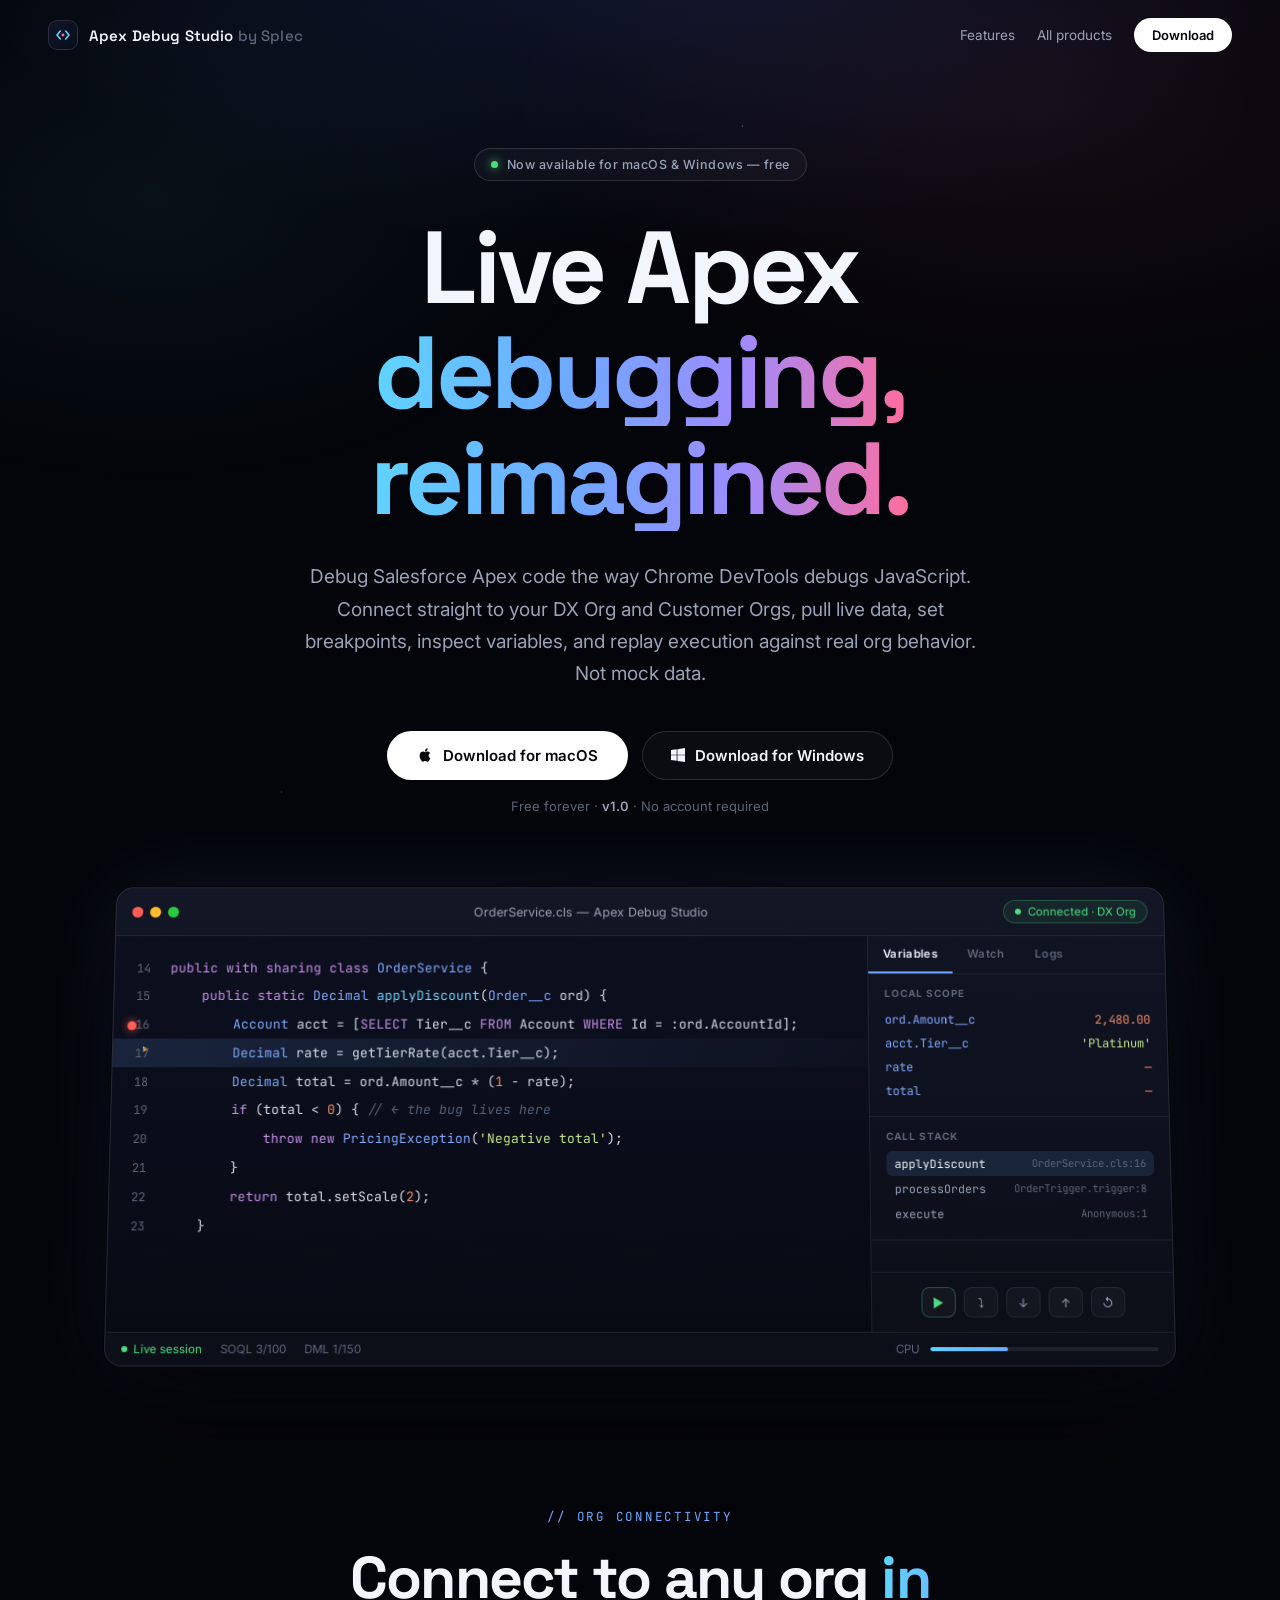
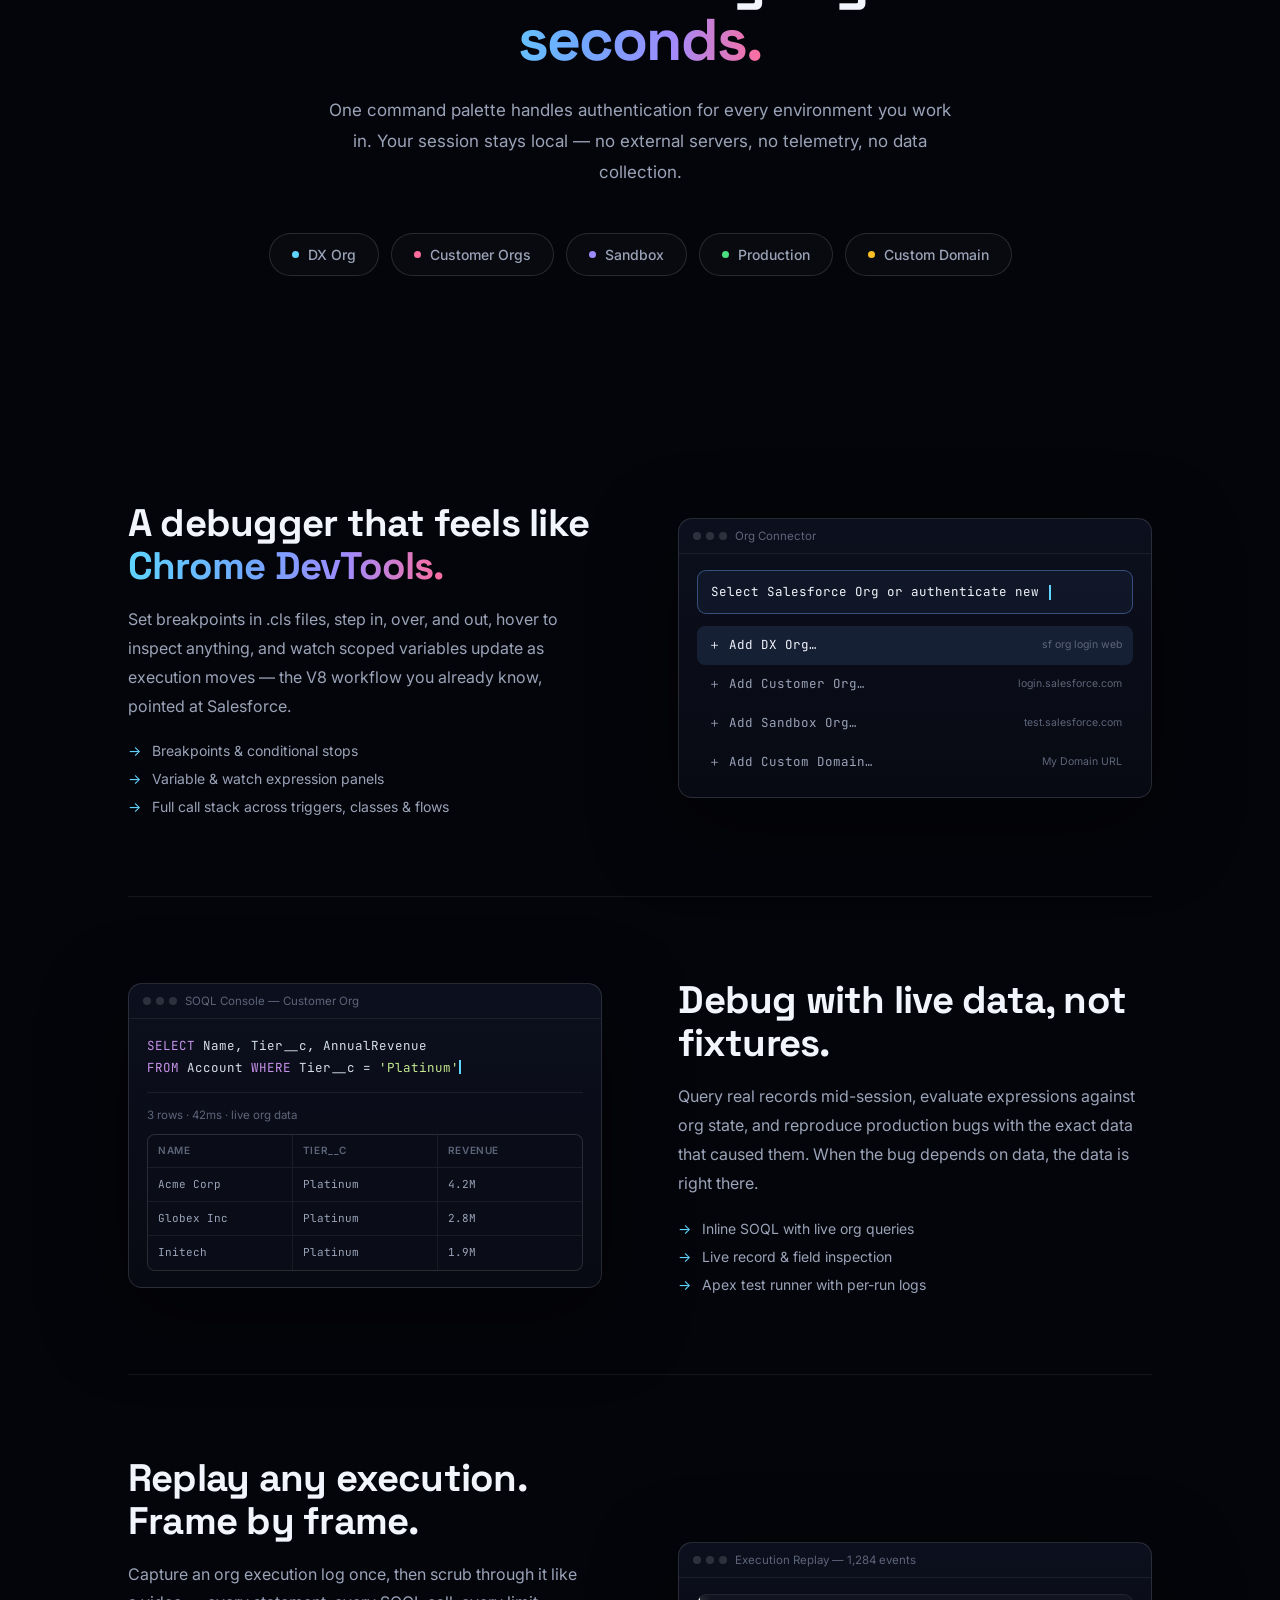
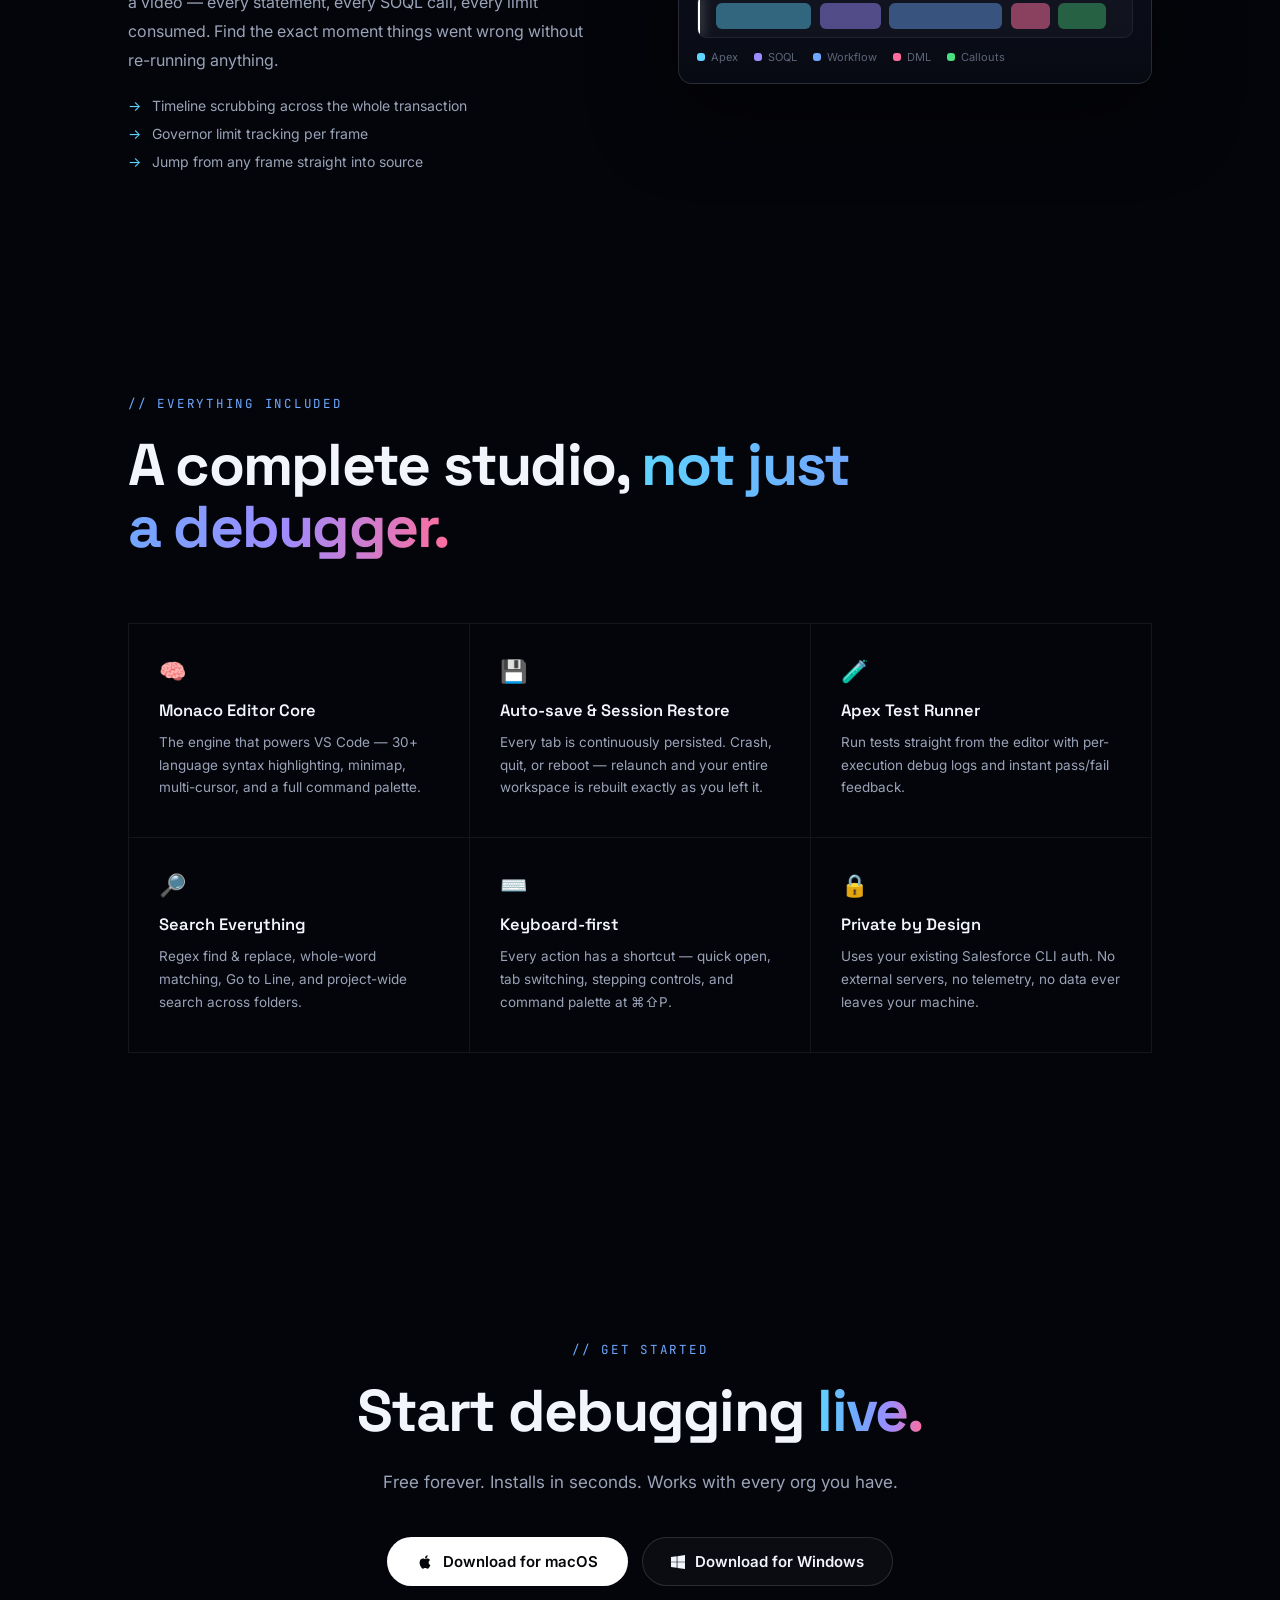
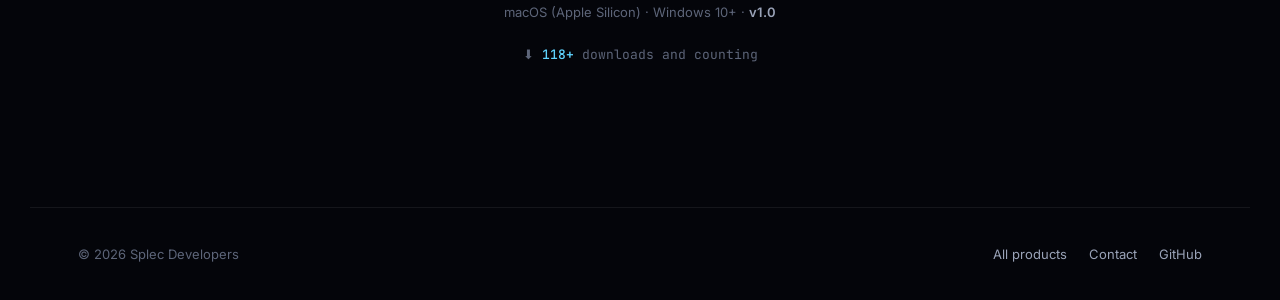
<file: products/apex-debug-studio/index.html>
<!DOCTYPE html>
<html lang="en">
<head>
  <meta charset="UTF-8" />
  <meta name="viewport" content="width=device-width, initial-scale=1.0" />
  <title>Apex Debug Studio — Live Apex debugging, reimagined | Splec Developers</title>
  <meta name="description" content="Apex Debug Studio is a desktop Salesforce IDE built for live Salesforce Apex code debugging — a Chrome DevTools-style Apex debugger. Connect to DX Org and Customer Orgs, pull live data, set breakpoints, and step through Apex in real time. Free for macOS and Windows." />
  <link rel="canonical" href="https://splecdevelopers.com/products/apex-debug-studio/" />

  <meta property="og:type" content="website" />
  <meta property="og:site_name" content="Splec Developers" />
  <meta property="og:title" content="Apex Debug Studio — Live Apex debugging, reimagined" />
  <meta property="og:description" content="Connect to DX Org and Customer Orgs, pull live data, and step through Apex like Chrome DevTools. Free for macOS and Windows." />
  <meta property="og:url" content="https://splecdevelopers.com/products/apex-debug-studio/" />
  <meta property="og:image" content="https://splecdevelopers.com/assets/og-apex-debug-studio.jpg" />
  <meta property="og:image:width" content="1200" />
  <meta property="og:image:height" content="630" />
  <meta property="og:image:alt" content="Apex Debug Studio — live Apex debugging desktop app" />
  <meta name="twitter:card" content="summary_large_image" />
  <meta name="twitter:title" content="Apex Debug Studio — Live Apex debugging, reimagined" />
  <meta name="twitter:description" content="Connect to DX Org and Customer Orgs, pull live data, and step through Apex like Chrome DevTools. Free for macOS and Windows." />
  <meta name="twitter:image" content="https://splecdevelopers.com/assets/og-apex-debug-studio.jpg" />
  <meta name="theme-color" content="#04050a" />

  <link rel="icon" href="../../assets/favicon.ico" sizes="any" />
  <link rel="icon" type="image/png" sizes="32x32" href="../../assets/favicon-32.png" />
  <link rel="icon" type="image/png" sizes="16x16" href="../../assets/favicon-16.png" />
  <link rel="apple-touch-icon" sizes="180x180" href="../../assets/apple-touch-icon.png" />
  <link rel="manifest" href="../../site.webmanifest" />

  <script type="application/ld+json">
  {
    "@context": "https://schema.org",
    "@type": "SoftwareApplication",
    "name": "Apex Debug Studio",
    "operatingSystem": "macOS, Windows",
    "applicationCategory": "DeveloperApplication",
    "description": "A desktop Salesforce developer studio with a live Apex debugger. Connect to DX Org and Customer Orgs, pull live org data, set breakpoints, and step through Apex in real time.",
    "author": { "@type": "Organization", "name": "Splec Developers", "url": "https://splecdevelopers.com" },
    "offers": { "@type": "Offer", "price": "0", "priceCurrency": "USD" },
    "url": "https://splecdevelopers.com/products/apex-debug-studio/"
  }
  </script>

  <link rel="preconnect" href="https://fonts.googleapis.com" />
  <link rel="preconnect" href="https://fonts.gstatic.com" crossorigin />
  <link href="https://fonts.googleapis.com/css2?family=Space+Grotesk:wght@400;500;600;700&family=Inter:wght@400;500;600&family=JetBrains+Mono:wght@400;500;600&display=swap" rel="stylesheet" />

  <style>
    :root {
      --bg: #04050a;
      --bg-soft: #0a0c14;
      --panel: #0b0e18;
      --line: rgba(255,255,255,0.07);
      --line-strong: rgba(255,255,255,0.13);
      --text: #f2f5fb;
      --text-dim: #9aa3b8;
      --text-faint: #5d6579;
      --blue: #6fa8ff;
      --cyan: #5fd4ff;
      --coral: #ff6d9d;
      --violet: #9d8cff;
      --green: #4ade80;
      --amber: #fbbf24;
      --grad: linear-gradient(92deg, #5fd4ff 0%, #6fa8ff 38%, #9d8cff 68%, #ff6d9d 100%);
      --font-display: "Space Grotesk", sans-serif;
      --font-body: "Inter", sans-serif;
      --font-mono: "JetBrains Mono", ui-monospace, monospace;
    }
    * { margin: 0; padding: 0; box-sizing: border-box; }
    html { scroll-behavior: smooth; }
    body {
      background: var(--bg);
      color: var(--text);
      font-family: var(--font-body);
      -webkit-font-smoothing: antialiased;
      overflow-x: hidden;
    }
    a { color: inherit; text-decoration: none; }
    ::selection { background: rgba(111,168,255,0.35); }

    /* ───────── ambient background ───────── */
    .sky {
      position: fixed; inset: 0; z-index: -2; pointer-events: none;
      background:
        radial-gradient(1100px 520px at 50% -8%, rgba(88,120,255,0.16), transparent 62%),
        radial-gradient(900px 480px at 82% 12%, rgba(255,109,157,0.07), transparent 60%),
        radial-gradient(800px 500px at 12% 22%, rgba(95,212,255,0.06), transparent 58%);
    }
    .stars {
      position: fixed; inset: 0; z-index: -1; pointer-events: none; opacity: .5;
      background-image:
        radial-gradient(1px 1px at 12% 24%, rgba(255,255,255,0.5) 50%, transparent 51%),
        radial-gradient(1px 1px at 34% 68%, rgba(255,255,255,0.32) 50%, transparent 51%),
        radial-gradient(1.5px 1.5px at 58% 14%, rgba(255,255,255,0.4) 50%, transparent 51%),
        radial-gradient(1px 1px at 72% 46%, rgba(255,255,255,0.3) 50%, transparent 51%),
        radial-gradient(1px 1px at 88% 78%, rgba(255,255,255,0.38) 50%, transparent 51%),
        radial-gradient(1.5px 1.5px at 22% 88%, rgba(255,255,255,0.28) 50%, transparent 51%),
        radial-gradient(1px 1px at 46% 40%, rgba(255,255,255,0.24) 50%, transparent 51%),
        radial-gradient(1px 1px at 94% 20%, rgba(255,255,255,0.34) 50%, transparent 51%);
    }

    /* ───────── nav ───────── */
    .nav {
      position: fixed; top: 0; left: 0; right: 0; z-index: 50;
      display: flex; align-items: center; justify-content: space-between;
      padding: 18px clamp(20px, 4vw, 48px);
      transition: background .3s, border-color .3s, backdrop-filter .3s;
      border-bottom: 1px solid transparent;
    }
    .nav.scrolled {
      background: rgba(4,5,10,0.72);
      backdrop-filter: blur(14px);
      border-bottom-color: var(--line);
    }
    .nav-brand { display: flex; align-items: center; gap: 11px; }
    .nav-logo {
      width: 30px; height: 30px; border-radius: 9px;
      display: grid; place-items: center;
      background: linear-gradient(135deg, #101528, #0a0d1a);
      border: 1px solid var(--line-strong);
    }
    .nav-brand-name { font-family: var(--font-display); font-weight: 600; font-size: 15px; letter-spacing: .01em; }
    .nav-brand-name em { font-style: normal; color: var(--text-faint); font-weight: 500; }
    .nav-right { display: flex; align-items: center; gap: 22px; }
    .nav-link { font-size: 13.5px; color: var(--text-dim); transition: color .2s; }
    .nav-link:hover { color: var(--text); }
    .nav-cta {
      font-size: 13px; font-weight: 600; color: #05060a;
      background: #fff; border-radius: 999px; padding: 9px 18px;
      transition: transform .2s, box-shadow .2s;
    }
    .nav-cta:hover { transform: translateY(-1px); box-shadow: 0 8px 28px rgba(255,255,255,0.18); }

    /* ───────── hero ───────── */
    .hero {
      min-height: 88svh;
      display: flex; flex-direction: column; align-items: center; justify-content: center;
      text-align: center;
      padding: 148px clamp(20px, 5vw, 48px) 40px;
      position: relative;
    }
    .hero-pill {
      display: inline-flex; align-items: center; gap: 9px;
      font-size: 12.5px; font-weight: 500; letter-spacing: .04em;
      color: var(--text-dim);
      border: 1px solid var(--line-strong);
      background: rgba(255,255,255,0.03);
      border-radius: 999px; padding: 8px 16px;
      margin-bottom: 34px;
    }
    .hero-pill .dot {
      width: 7px; height: 7px; border-radius: 50%;
      background: var(--green);
      box-shadow: 0 0 10px rgba(74,222,128,0.9);
      animation: pulse 2.2s ease-in-out infinite;
    }
    @keyframes pulse { 0%,100% { opacity: 1; } 50% { opacity: .35; } }
    .hero h1 {
      font-family: var(--font-display);
      font-size: clamp(48px, 8vw, 108px);
      font-weight: 700;
      line-height: 1.03;
      letter-spacing: -0.035em;
      max-width: 14ch;
      margin: 0 auto 30px;
    }
    .hero h1 .grad {
      background: var(--grad);
      -webkit-background-clip: text; background-clip: text;
      -webkit-text-fill-color: transparent;
    }
    .hero h1 .word {
      display: inline-block;
      opacity: 0; transform: translateY(34px);
      animation: wordUp .8s cubic-bezier(.16,1,.3,1) forwards;
      animation-delay: var(--d, 0s);
    }
    @keyframes wordUp { to { opacity: 1; transform: translateY(0); } }
    .hero-sub {
      font-size: clamp(16px, 1.6vw, 19px);
      line-height: 1.7;
      color: var(--text-dim);
      max-width: 56ch;
      margin: 0 auto 40px;
      opacity: 0; animation: fadeUp .9s ease .65s forwards;
    }
    @keyframes fadeUp { from { opacity: 0; transform: translateY(16px); } to { opacity: 1; transform: none; } }
    .hero-ctas {
      display: flex; flex-wrap: wrap; gap: 14px; justify-content: center;
      margin-bottom: 18px;
      opacity: 0; animation: fadeUp .9s ease .8s forwards;
    }
    .btn-primary {
      display: inline-flex; align-items: center; gap: 10px;
      background: #fff; color: #05060a;
      font-weight: 600; font-size: 15px;
      border-radius: 999px; padding: 15px 30px;
      transition: transform .2s, box-shadow .25s;
    }
    .btn-primary:hover { transform: translateY(-2px); box-shadow: 0 14px 44px rgba(255,255,255,0.22); }
    .btn-ghost {
      display: inline-flex; align-items: center; gap: 10px;
      color: var(--text);
      font-weight: 600; font-size: 15px;
      border-radius: 999px; padding: 14px 28px;
      border: 1px solid var(--line-strong);
      background: rgba(255,255,255,0.03);
      transition: border-color .2s, background .2s, transform .2s;
    }
    .btn-ghost:hover { border-color: rgba(255,255,255,0.32); background: rgba(255,255,255,0.06); transform: translateY(-2px); }
    .hero-note {
      font-size: 13px; color: var(--text-faint);
      opacity: 0; animation: fadeUp .9s ease .95s forwards;
    }
    .hero-note b { color: var(--text-dim); font-weight: 600; }

    /* ───────── app window mockup ───────── */
    .stage-wrap {
      padding: 30px clamp(16px, 4vw, 48px) 0;
      display: flex; justify-content: center;
      perspective: 1400px;
      position: relative;
    }
    .stage-glow {
      position: absolute; left: 50%; top: 8%;
      width: min(920px, 86vw); height: 76%;
      transform: translateX(-50%);
      background: radial-gradient(closest-side, rgba(96,138,255,0.24), rgba(255,109,157,0.06) 62%, transparent 74%);
      filter: blur(48px);
      z-index: 0; pointer-events: none;
    }
    .app {
      position: relative; z-index: 1;
      width: min(1060px, 100%);
      border-radius: 18px;
      background: linear-gradient(180deg, #0d1020, #080a13);
      border: 1px solid rgba(255,255,255,0.12);
      box-shadow:
        0 0 0 1px rgba(0,0,0,0.6),
        0 40px 120px rgba(0,0,0,0.65),
        0 0 90px rgba(96,138,255,0.12);
      overflow: hidden;
      font-family: var(--font-mono);
      font-size: 13px;
      transform: rotateX(var(--tilt, 4deg));
      transition: transform .5s ease;
      opacity: 0; animation: stageIn 1.1s cubic-bezier(.16,1,.3,1) .55s forwards;
    }
    @keyframes stageIn { from { opacity: 0; transform: translateY(60px) rotateX(10deg); } to { opacity: 1; transform: translateY(0) rotateX(4deg); } }
    .app-titlebar {
      display: flex; align-items: center; gap: 14px;
      padding: 12px 16px;
      background: rgba(255,255,255,0.025);
      border-bottom: 1px solid var(--line);
      font-family: var(--font-body); font-size: 12.5px; color: var(--text-dim);
    }
    .traffic { display: flex; gap: 7px; }
    .traffic span { width: 11px; height: 11px; border-radius: 50%; }
    .traffic .r { background: #ff5f57; } .traffic .y { background: #febc2e; } .traffic .g { background: #28c840; }
    .app-title { flex: 1; text-align: center; }
    .app-org {
      display: inline-flex; align-items: center; gap: 7px;
      font-size: 11.5px; color: var(--green);
      border: 1px solid rgba(74,222,128,0.28);
      background: rgba(74,222,128,0.08);
      border-radius: 999px; padding: 4px 11px;
      white-space: nowrap;
    }
    .app-org .dot { width: 6px; height: 6px; border-radius: 50%; background: var(--green); animation: pulse 2s infinite; }
    .app-body { display: grid; grid-template-columns: 1fr 300px; min-height: 396px; }

    .code { padding: 18px 0; overflow: hidden; }
    .code-line {
      display: block;
      padding: 3.5px 18px 3.5px 0;
      line-height: 1.65;
      white-space: pre;
      position: relative;
      transition: background .3s;
    }
    .code-line .ln {
      display: inline-block;
      width: 56px;
      text-align: right; padding-right: 20px;
      color: var(--text-faint); font-size: 12px;
      user-select: none; position: relative;
    }
    .code-line .bp {
      position: absolute; left: 14px; top: 50%; transform: translateY(-50%);
      width: 9px; height: 9px; border-radius: 50%;
      background: #ff5f57; box-shadow: 0 0 9px rgba(255,95,87,0.8);
    }
    .code-line.active {
      background: linear-gradient(90deg, rgba(111,168,255,0.14), rgba(111,168,255,0.02));
    }
    .code-line.active::before {
      content: "▶";
      position: absolute; left: 30px;
      color: var(--amber); font-size: 9px;
    }
    .c-kw { color: #c792ea; } .c-ty { color: #82aaff; } .c-fn { color: #6fd6ff; }
    .c-st { color: #c3e88d; } .c-cm { color: #546178; font-style: italic; } .c-nu { color: #f78c6c; }
    .c-pl { color: #d6deeb; }

    .inspector {
      border-left: 1px solid var(--line);
      background: rgba(255,255,255,0.015);
      display: flex; flex-direction: column;
      font-family: var(--font-body);
    }
    .insp-tabs { display: flex; border-bottom: 1px solid var(--line); }
    .insp-tab {
      font-size: 11.5px; font-weight: 600; letter-spacing: .03em;
      padding: 11px 15px; color: var(--text-faint);
    }
    .insp-tab.on { color: var(--text); border-bottom: 2px solid var(--blue); }
    .insp-section { padding: 13px 16px; border-bottom: 1px solid var(--line); }
    .insp-label {
      font-size: 10px; font-weight: 700; letter-spacing: .1em; text-transform: uppercase;
      color: var(--text-faint); margin-bottom: 9px;
    }
    .var-row {
      display: flex; justify-content: space-between; align-items: center;
      font-family: var(--font-mono); font-size: 12px;
      padding: 4px 0;
    }
    .var-row .k { color: #82aaff; }
    .var-row .v { color: #c3e88d; transition: opacity .25s; }
    .var-row .v.num { color: #f78c6c; }
    .var-row .v.flash { animation: varFlash .7s ease; }
    @keyframes varFlash { 0% { background: rgba(251,191,36,0.35); border-radius: 4px; } 100% { background: transparent; } }
    .stack-row {
      font-family: var(--font-mono); font-size: 11.5px;
      padding: 5px 8px; border-radius: 6px; color: var(--text-dim);
      display: flex; justify-content: space-between;
    }
    .stack-row.on { background: rgba(111,168,255,0.13); color: var(--text); }
    .stack-row .file { color: var(--text-faint); font-size: 10.5px; }
    .debug-controls {
      margin-top: auto;
      display: flex; gap: 8px; justify-content: center;
      padding: 14px;
      border-top: 1px solid var(--line);
    }
    .dbg-btn {
      width: 34px; height: 30px; border-radius: 8px;
      display: grid; place-items: center;
      border: 1px solid var(--line);
      background: rgba(255,255,255,0.03);
      color: var(--text-dim); font-size: 12px;
      transition: background .2s, color .2s;
    }
    .dbg-btn:hover { background: rgba(255,255,255,0.08); color: var(--text); }
    .dbg-btn.play { color: var(--green); border-color: rgba(74,222,128,0.3); }
    .app-status {
      display: flex; align-items: center; gap: 18px;
      padding: 9px 16px;
      border-top: 1px solid var(--line);
      background: rgba(255,255,255,0.02);
      font-family: var(--font-body); font-size: 11.5px; color: var(--text-faint);
    }
    .app-status .live { color: var(--green); display: inline-flex; align-items: center; gap: 6px; }
    .app-status .live i { width: 6px; height: 6px; border-radius: 50%; background: var(--green); animation: pulse 1.8s infinite; }
    .limits { flex: 1; display: flex; align-items: center; gap: 10px; max-width: 260px; margin-left: auto; }
    .limits .bar { flex: 1; height: 4px; border-radius: 99px; background: rgba(255,255,255,0.08); overflow: hidden; }
    .limits .bar i {
      display: block; height: 100%; width: 34%;
      border-radius: inherit; background: linear-gradient(90deg, var(--cyan), var(--blue));
      animation: limitFill 5s ease-in-out infinite alternate;
    }
    @keyframes limitFill { from { width: 22%; } to { width: 58%; } }

    /* ───────── sections ───────── */
    section { position: relative; }
    .sec {
      max-width: 1120px; margin: 0 auto;
      padding: clamp(120px, 16vh, 200px) clamp(20px, 5vw, 48px);
    }
    .eyebrow {
      font-family: var(--font-mono);
      font-size: 12.5px; letter-spacing: .14em; text-transform: uppercase;
      color: var(--blue); margin-bottom: 22px; display: block;
    }
    .sec-title {
      font-family: var(--font-display);
      font-size: clamp(34px, 4.6vw, 62px);
      font-weight: 700; line-height: 1.06; letter-spacing: -0.03em;
      max-width: 20ch;
      margin-bottom: 24px;
    }
    .sec-title .grad {
      background: var(--grad);
      -webkit-background-clip: text; background-clip: text;
      -webkit-text-fill-color: transparent;
    }
    .sec-desc { font-size: 17px; line-height: 1.8; color: var(--text-dim); max-width: 58ch; }

    /* statement */
    .statement { text-align: center; }
    .statement .sec-title { margin-left: auto; margin-right: auto; max-width: 17ch; }
    .statement .sec-desc { margin: 0 auto 46px; }
    .org-chips { display: flex; flex-wrap: wrap; gap: 12px; justify-content: center; }
    .org-chip {
      display: inline-flex; align-items: center; gap: 9px;
      font-size: 14px; font-weight: 500;
      color: var(--text-dim);
      border: 1px solid var(--line-strong);
      background: rgba(255,255,255,0.025);
      border-radius: 999px; padding: 12px 22px;
      transition: border-color .25s, color .25s, transform .25s;
    }
    .org-chip:hover { border-color: rgba(111,168,255,0.5); color: var(--text); transform: translateY(-2px); }
    .org-chip i { width: 7px; height: 7px; border-radius: 50%; }

    /* showcase rows */
    .show-row {
      display: grid; grid-template-columns: 1fr 1fr;
      gap: clamp(40px, 6vw, 84px);
      align-items: center;
      padding: clamp(56px, 9vh, 110px) 0;
    }
    .show-row + .show-row { border-top: 1px solid var(--line); }
    .show-row.flip .show-copy { order: 2; }
    .show-copy h3 {
      font-family: var(--font-display);
      font-size: clamp(26px, 3vw, 40px);
      font-weight: 700; line-height: 1.12; letter-spacing: -0.02em;
      margin-bottom: 18px;
    }
    .show-copy p { font-size: 16px; line-height: 1.8; color: var(--text-dim); max-width: 46ch; }
    .show-copy .mini-list { margin-top: 22px; display: flex; flex-direction: column; gap: 11px; }
    .show-copy .mini-list span {
      display: flex; align-items: center; gap: 11px;
      font-size: 14px; color: var(--text-dim);
    }
    .show-copy .mini-list b { color: var(--cyan); font-weight: 400; }

    .mini-win {
      border-radius: 14px;
      border: 1px solid var(--line-strong);
      background: linear-gradient(180deg, #0c0f1d, #080a13);
      box-shadow: 0 26px 80px rgba(0,0,0,0.5);
      overflow: hidden;
      font-family: var(--font-mono); font-size: 12.5px;
      transition: transform .4s ease, box-shadow .4s ease;
    }
    .mini-win:hover { transform: translateY(-6px); box-shadow: 0 36px 100px rgba(0,0,0,0.6), 0 0 60px rgba(96,138,255,0.1); }
    .mini-win-bar {
      display: flex; align-items: center; gap: 8px;
      padding: 10px 14px;
      border-bottom: 1px solid var(--line);
      font-family: var(--font-body); font-size: 11.5px; color: var(--text-faint);
    }
    .mini-win-bar .dots { display: flex; gap: 5px; }
    .mini-win-bar .dots span { width: 8px; height: 8px; border-radius: 50%; background: rgba(255,255,255,0.14); }
    .mini-body { padding: 16px 18px; line-height: 1.75; }

    /* palette mockup */
    .palette-input {
      display: flex; align-items: center; gap: 10px;
      border: 1px solid rgba(111,168,255,0.4);
      background: rgba(111,168,255,0.06);
      border-radius: 9px; padding: 10px 13px;
      color: var(--text); margin-bottom: 12px;
      font-size: 12.5px;
    }
    .palette-input .caret { width: 1.5px; height: 15px; background: var(--cyan); animation: caretBlink 1s step-end infinite; }
    @keyframes caretBlink { 50% { opacity: 0; } }
    .palette-row {
      display: flex; justify-content: space-between; align-items: center;
      padding: 8.5px 11px; border-radius: 8px;
      color: var(--text-dim); font-size: 12.5px;
    }
    .palette-row.on { background: rgba(111,168,255,0.12); color: var(--text); }
    .palette-row .hint { font-size: 10.5px; color: var(--text-faint); font-family: var(--font-body); }

    /* soql mockup */
    .soql-result {
      margin-top: 13px; border-top: 1px solid var(--line); padding-top: 12px;
      font-family: var(--font-body); font-size: 11.5px; color: var(--text-faint);
    }
    .soql-grid { display: grid; grid-template-columns: 1fr 1fr 1fr; gap: 1px; background: var(--line); border: 1px solid var(--line); border-radius: 8px; overflow: hidden; margin-top: 9px; }
    .soql-grid span { background: #0a0d18; padding: 7px 10px; font-family: var(--font-mono); font-size: 11px; color: var(--text-dim); }
    .soql-grid span.h { color: var(--text-faint); font-family: var(--font-body); font-weight: 600; font-size: 10px; text-transform: uppercase; letter-spacing: .06em; }

    /* replay timeline mockup */
    .timeline { display: flex; flex-direction: column; gap: 10px; }
    .t-track {
      position: relative; height: 44px;
      border-radius: 9px;
      background: rgba(255,255,255,0.03);
      border: 1px solid var(--line);
      overflow: hidden;
    }
    .t-track .seg { position: absolute; top: 8px; bottom: 8px; border-radius: 6px; opacity: .85; }
    .t-scrub {
      position: absolute; top: 0; bottom: 0; width: 2px;
      background: #fff; box-shadow: 0 0 12px rgba(255,255,255,0.8);
      animation: scrub 6s cubic-bezier(.45,.05,.55,.95) infinite alternate;
    }
    @keyframes scrub { from { left: 6%; } to { left: 92%; } }
    .t-legend { display: flex; gap: 16px; flex-wrap: wrap; font-family: var(--font-body); font-size: 11px; color: var(--text-faint); }
    .t-legend span { display: inline-flex; align-items: center; gap: 6px; }
    .t-legend i { width: 8px; height: 8px; border-radius: 3px; }

    /* capabilities grid */
    .caps {
      display: grid; grid-template-columns: repeat(3, 1fr);
      border-top: 1px solid var(--line);
      border-left: 1px solid var(--line);
      margin-top: 64px;
    }
    .cap {
      padding: 34px 30px 38px;
      border-right: 1px solid var(--line);
      border-bottom: 1px solid var(--line);
      transition: background .3s;
    }
    .cap:hover { background: rgba(255,255,255,0.025); }
    .cap .ic { font-size: 22px; margin-bottom: 16px; display: block; }
    .cap h4 { font-family: var(--font-display); font-size: 16.5px; font-weight: 600; margin-bottom: 10px; }
    .cap p { font-size: 13.5px; line-height: 1.7; color: var(--text-dim); }

    /* final CTA */
    .final { text-align: center; padding-bottom: clamp(120px, 16vh, 200px); }
    .final .sec-title { max-width: 15ch; margin-left: auto; margin-right: auto; }
    .final .hero-ctas { opacity: 1; animation: none; margin-top: 40px; }
    .final .hero-note { opacity: 1; animation: none; margin-top: 18px; display: block; }
    .dl-count { font-family: var(--font-mono); font-size: 13px; color: var(--text-faint); margin-top: 26px; }
    .dl-count b { color: var(--cyan); font-weight: 500; }

    footer {
      border-top: 1px solid var(--line);
      padding: 38px clamp(20px, 5vw, 48px);
      display: flex; align-items: center; justify-content: space-between; flex-wrap: wrap; gap: 14px;
      font-size: 13px; color: var(--text-faint);
      max-width: 1220px; margin: 0 auto;
    }
    footer a { color: var(--text-dim); transition: color .2s; }
    footer a:hover { color: var(--text); }

    /* reveals */
    .rv { opacity: 0; transform: translateY(36px); transition: opacity .9s cubic-bezier(.16,1,.3,1), transform .9s cubic-bezier(.16,1,.3,1); }
    .rv.in { opacity: 1; transform: none; }
    .rv-d1 { transition-delay: .08s; } .rv-d2 { transition-delay: .16s; } .rv-d3 { transition-delay: .24s; }

    @media (prefers-reduced-motion: reduce) {
      *, *::before, *::after { animation-duration: .01ms !important; animation-iteration-count: 1 !important; transition-duration: .01ms !important; }
      .hero h1 .word, .hero-sub, .hero-ctas, .hero-note, .app { opacity: 1; transform: none; }
      .rv { opacity: 1; transform: none; }
    }

    @media (max-width: 900px) {
      .app-body { grid-template-columns: 1fr; }
      .inspector { border-left: none; border-top: 1px solid var(--line); }
      .show-row { grid-template-columns: 1fr; gap: 34px; }
      .show-row.flip .show-copy { order: 0; }
      .caps { grid-template-columns: 1fr; }
      .nav-link.hide-sm { display: none; }
      .code { font-size: 11px; overflow-x: auto; }
    }
  </style>
</head>
<body>
  <div class="sky" aria-hidden="true"></div>
  <div class="stars" aria-hidden="true"></div>

  <nav class="nav" id="nav">
    <a class="nav-brand" href="/">
      <span class="nav-logo">
        <svg width="16" height="16" viewBox="0 0 24 24" fill="none"><path d="M8 6 3 12l5 6M16 6l5 6-5 6" stroke="url(#lg)" stroke-width="2.4" stroke-linecap="round" stroke-linejoin="round"/><circle cx="12" cy="12" r="2.2" fill="#ff6d9d"/><defs><linearGradient id="lg" x1="3" y1="6" x2="21" y2="18"><stop stop-color="#5fd4ff"/><stop offset="1" stop-color="#6fa8ff"/></linearGradient></defs></svg>
      </span>
      <span class="nav-brand-name">Apex Debug Studio <em>by Splec</em></span>
    </a>
    <div class="nav-right">
      <a class="nav-link hide-sm" href="#features">Features</a>
      <a class="nav-link hide-sm" href="/#products">All products</a>
      <a class="nav-cta" href="#download">Download</a>
    </div>
  </nav>

  <!-- ═══════════ HERO ═══════════ -->
  <header class="hero">
    <span class="hero-pill"><span class="dot"></span> Now available for macOS &amp; Windows — free</span>
    <h1>
      <span class="word" style="--d:.05s">Live</span>
      <span class="word" style="--d:.13s">Apex</span>
      <span class="word grad" style="--d:.21s">debugging,</span><br />
      <span class="word grad" style="--d:.32s">reimagined.</span>
    </h1>
    <p class="hero-sub">
      Debug Salesforce Apex code the way Chrome DevTools debugs JavaScript.
      Connect straight to your DX Org and Customer Orgs, pull live data, set
      breakpoints, inspect variables, and replay execution against real org
      behavior. Not mock data.
    </p>
    <div class="hero-ctas">
      <a class="btn-primary" href="https://github.com/srikanthpullela/Apex-Debug-Studio/releases/download/v1.0.0/Apex-Debug-Studio-mac.dmg" target="_blank" rel="noopener">
        <svg width="16" height="16" viewBox="0 0 24 24" fill="currentColor"><path d="M18.71 19.5c-.83 1.24-1.71 2.45-3.05 2.47-1.34.03-1.77-.79-3.29-.79-1.53 0-2 .77-3.27.82-1.31.05-2.3-1.32-3.14-2.53C4.25 17 2.94 12.45 4.7 9.39c.87-1.52 2.43-2.48 4.12-2.51 1.28-.02 2.5.87 3.29.87.78 0 2.26-1.07 3.8-.91.65.03 2.47.26 3.64 1.98-.09.06-2.17 1.28-2.15 3.81.03 3.02 2.65 4.03 2.68 4.04-.03.07-.42 1.44-1.38 2.83M13 3.5c.73-.83 1.94-1.46 2.94-1.5.13 1.17-.34 2.35-1.04 3.19-.69.85-1.83 1.51-2.95 1.42-.15-1.15.41-2.35 1.05-3.11z"/></svg>
        Download for macOS
      </a>
      <a class="btn-ghost" href="https://github.com/srikanthpullela/Apex-Debug-Studio/releases/download/v1.0.0/Apex-Debug-Studio-Setup.exe" target="_blank" rel="noopener">
        <svg width="14" height="14" viewBox="0 0 24 24" fill="currentColor"><path d="M0 3.449 9.75 2.1v9.451H0m10.949-9.602L24 0v11.4H10.949M0 12.6h9.75v9.451L0 20.699M10.949 12.6H24V24l-12.9-1.801"/></svg>
        Download for Windows
      </a>
    </div>
    <span class="hero-note">Free forever · <b>v1.0</b> · No account required</span>
  </header>

  <!-- ═══════════ LIVE APP MOCKUP ═══════════ -->
  <div class="stage-wrap">
    <div class="stage-glow" aria-hidden="true"></div>
    <div class="app" id="app" role="img" aria-label="Apex Debug Studio window stepping through OrderService.cls with live variables">
      <div class="app-titlebar">
        <span class="traffic"><span class="r"></span><span class="y"></span><span class="g"></span></span>
        <span class="app-title">OrderService.cls — Apex Debug Studio</span>
        <span class="app-org"><span class="dot"></span> Connected · DX Org</span>
      </div>
      <div class="app-body">
        <div class="code" id="code">
          <div class="code-line" data-l="0"><span class="ln">14</span><span class="c-kw">public with sharing class</span> <span class="c-ty">OrderService</span> <span class="c-pl">{</span></div>
          <div class="code-line" data-l="1"><span class="ln">15</span>    <span class="c-kw">public static</span> <span class="c-ty">Decimal</span> <span class="c-fn">applyDiscount</span><span class="c-pl">(</span><span class="c-ty">Order__c</span> <span class="c-pl">ord) {</span></div>
          <div class="code-line" data-l="2"><span class="ln"><span class="bp"></span>16</span>        <span class="c-ty">Account</span> <span class="c-pl">acct = [</span><span class="c-kw">SELECT</span> <span class="c-pl">Tier__c</span> <span class="c-kw">FROM</span> <span class="c-pl">Account</span> <span class="c-kw">WHERE</span> <span class="c-pl">Id = :ord.AccountId];</span></div>
          <div class="code-line" data-l="3"><span class="ln">17</span>        <span class="c-ty">Decimal</span> <span class="c-pl">rate = getTierRate(acct.Tier__c);</span></div>
          <div class="code-line" data-l="4"><span class="ln">18</span>        <span class="c-ty">Decimal</span> <span class="c-pl">total = ord.Amount__c * (</span><span class="c-nu">1</span> <span class="c-pl">- rate);</span></div>
          <div class="code-line" data-l="5"><span class="ln">19</span>        <span class="c-kw">if</span> <span class="c-pl">(total &lt; </span><span class="c-nu">0</span><span class="c-pl">) {</span> <span class="c-cm">// ← the bug lives here</span></div>
          <div class="code-line" data-l="6"><span class="ln">20</span>            <span class="c-kw">throw new</span> <span class="c-ty">PricingException</span><span class="c-pl">(</span><span class="c-st">'Negative total'</span><span class="c-pl">);</span></div>
          <div class="code-line" data-l="7"><span class="ln">21</span>        <span class="c-pl">}</span></div>
          <div class="code-line" data-l="8"><span class="ln">22</span>        <span class="c-kw">return</span> <span class="c-pl">total.setScale(</span><span class="c-nu">2</span><span class="c-pl">);</span></div>
          <div class="code-line" data-l="9"><span class="ln">23</span>    <span class="c-pl">}</span></div>
        </div>
        <aside class="inspector">
          <div class="insp-tabs">
            <span class="insp-tab on">Variables</span>
            <span class="insp-tab">Watch</span>
            <span class="insp-tab">Logs</span>
          </div>
          <div class="insp-section">
            <div class="insp-label">Local Scope</div>
            <div class="var-row"><span class="k">ord.Amount__c</span><span class="v num" id="v-amount">2,480.00</span></div>
            <div class="var-row"><span class="k">acct.Tier__c</span><span class="v" id="v-tier">—</span></div>
            <div class="var-row"><span class="k">rate</span><span class="v num" id="v-rate">—</span></div>
            <div class="var-row"><span class="k">total</span><span class="v num" id="v-total">—</span></div>
          </div>
          <div class="insp-section">
            <div class="insp-label">Call Stack</div>
            <div class="stack-row on"><span>applyDiscount</span><span class="file">OrderService.cls:16</span></div>
            <div class="stack-row"><span>processOrders</span><span class="file">OrderTrigger.trigger:8</span></div>
            <div class="stack-row"><span>execute</span><span class="file">Anonymous:1</span></div>
          </div>
          <div class="debug-controls">
            <span class="dbg-btn play" title="Continue">▶</span>
            <span class="dbg-btn" title="Step over">⤵</span>
            <span class="dbg-btn" title="Step into">↓</span>
            <span class="dbg-btn" title="Step out">↑</span>
            <span class="dbg-btn" title="Restart">↺</span>
          </div>
        </aside>
      </div>
      <div class="app-status">
        <span class="live"><i></i> Live session</span>
        <span>SOQL 3/100</span>
        <span>DML 1/150</span>
        <div class="limits"><span>CPU</span><div class="bar"><i></i></div></div>
      </div>
    </div>
  </div>

  <!-- ═══════════ STATEMENT ═══════════ -->
  <section class="sec statement">
    <span class="eyebrow rv">// Org connectivity</span>
    <h2 class="sec-title rv rv-d1">Connect to any org <span class="grad">in seconds.</span></h2>
    <p class="sec-desc rv rv-d2">
      One command palette handles authentication for every environment you work in.
      Your session stays local — no external servers, no telemetry, no data collection.
    </p>
    <div class="org-chips rv rv-d3">
      <span class="org-chip"><i style="background:#5fd4ff"></i> DX Org</span>
      <span class="org-chip"><i style="background:#ff6d9d"></i> Customer Orgs</span>
      <span class="org-chip"><i style="background:#9d8cff"></i> Sandbox</span>
      <span class="org-chip"><i style="background:#4ade80"></i> Production</span>
      <span class="org-chip"><i style="background:#fbbf24"></i> Custom Domain</span>
    </div>
  </section>

  <!-- ═══════════ SHOWCASES ═══════════ -->
  <section class="sec" id="features" style="padding-top:0">
    <div class="show-row">
      <div class="show-copy rv">
        <h3>A debugger that feels like <span style="background:var(--grad);-webkit-background-clip:text;background-clip:text;-webkit-text-fill-color:transparent">Chrome DevTools.</span></h3>
        <p>Set breakpoints in .cls files, step in, over, and out, hover to inspect anything, and watch scoped variables update as execution moves — the V8 workflow you already know, pointed at Salesforce.</p>
        <div class="mini-list">
          <span><b>→</b> Breakpoints &amp; conditional stops</span>
          <span><b>→</b> Variable &amp; watch expression panels</span>
          <span><b>→</b> Full call stack across triggers, classes &amp; flows</span>
        </div>
      </div>
      <div class="mini-win rv rv-d1" aria-hidden="true">
        <div class="mini-win-bar"><span class="dots"><span></span><span></span><span></span></span> Org Connector</div>
        <div class="mini-body">
          <div class="palette-input">Select Salesforce Org or authenticate new<span class="caret"></span></div>
          <div class="palette-row on"><span>＋ Add DX Org…</span><span class="hint">sf org login web</span></div>
          <div class="palette-row"><span>＋ Add Customer Org…</span><span class="hint">login.salesforce.com</span></div>
          <div class="palette-row"><span>＋ Add Sandbox Org…</span><span class="hint">test.salesforce.com</span></div>
          <div class="palette-row"><span>＋ Add Custom Domain…</span><span class="hint">My Domain URL</span></div>
        </div>
      </div>
    </div>

    <div class="show-row flip">
      <div class="show-copy rv">
        <h3>Debug with live data, not fixtures.</h3>
        <p>Query real records mid-session, evaluate expressions against org state, and reproduce production bugs with the exact data that caused them. When the bug depends on data, the data is right there.</p>
        <div class="mini-list">
          <span><b>→</b> Inline SOQL with live org queries</span>
          <span><b>→</b> Live record &amp; field inspection</span>
          <span><b>→</b> Apex test runner with per-run logs</span>
        </div>
      </div>
      <div class="mini-win rv rv-d1" aria-hidden="true">
        <div class="mini-win-bar"><span class="dots"><span></span><span></span><span></span></span> SOQL Console — Customer Org</div>
        <div class="mini-body">
          <div><span class="c-kw">SELECT</span> <span class="c-pl">Name, Tier__c, AnnualRevenue</span></div>
          <div><span class="c-kw">FROM</span> <span class="c-pl">Account</span> <span class="c-kw">WHERE</span> <span class="c-pl">Tier__c =</span> <span class="c-st">'Platinum'</span><span class="caret" style="display:inline-block;width:1.5px;height:14px;background:var(--cyan);vertical-align:-2px;animation:caretBlink 1s step-end infinite"></span></div>
          <div class="soql-result">3 rows · 42ms · live org data</div>
          <div class="soql-grid">
            <span class="h">Name</span><span class="h">Tier__c</span><span class="h">Revenue</span>
            <span>Acme Corp</span><span>Platinum</span><span>4.2M</span>
            <span>Globex Inc</span><span>Platinum</span><span>2.8M</span>
            <span>Initech</span><span>Platinum</span><span>1.9M</span>
          </div>
        </div>
      </div>
    </div>

    <div class="show-row">
      <div class="show-copy rv">
        <h3>Replay any execution. Frame by frame.</h3>
        <p>Capture an org execution log once, then scrub through it like a video — every statement, every SOQL call, every limit consumed. Find the exact moment things went wrong without re-running anything.</p>
        <div class="mini-list">
          <span><b>→</b> Timeline scrubbing across the whole transaction</span>
          <span><b>→</b> Governor limit tracking per frame</span>
          <span><b>→</b> Jump from any frame straight into source</span>
        </div>
      </div>
      <div class="mini-win rv rv-d1" aria-hidden="true">
        <div class="mini-win-bar"><span class="dots"><span></span><span></span><span></span></span> Execution Replay — 1,284 events</div>
        <div class="mini-body">
          <div class="timeline">
            <div class="t-track">
              <span class="seg" style="left:4%;width:22%;background:rgba(95,212,255,0.5)"></span>
              <span class="seg" style="left:28%;width:14%;background:rgba(157,140,255,0.55)"></span>
              <span class="seg" style="left:44%;width:26%;background:rgba(111,168,255,0.5)"></span>
              <span class="seg" style="left:72%;width:9%;background:rgba(255,109,157,0.6)"></span>
              <span class="seg" style="left:83%;width:11%;background:rgba(74,222,128,0.45)"></span>
              <span class="t-scrub"></span>
            </div>
            <div class="t-legend">
              <span><i style="background:#5fd4ff"></i> Apex</span>
              <span><i style="background:#9d8cff"></i> SOQL</span>
              <span><i style="background:#6fa8ff"></i> Workflow</span>
              <span><i style="background:#ff6d9d"></i> DML</span>
              <span><i style="background:#4ade80"></i> Callouts</span>
            </div>
          </div>
        </div>
      </div>
    </div>
  </section>

  <!-- ═══════════ CAPABILITIES ═══════════ -->
  <section class="sec" style="padding-top:0">
    <span class="eyebrow rv">// Everything included</span>
    <h2 class="sec-title rv rv-d1">A complete studio, <span class="grad">not just a debugger.</span></h2>
    <div class="caps rv rv-d2">
      <div class="cap"><span class="ic">🧠</span><h4>Monaco Editor Core</h4><p>The engine that powers VS Code — 30+ language syntax highlighting, minimap, multi-cursor, and a full command palette.</p></div>
      <div class="cap"><span class="ic">💾</span><h4>Auto-save &amp; Session Restore</h4><p>Every tab is continuously persisted. Crash, quit, or reboot — relaunch and your entire workspace is rebuilt exactly as you left it.</p></div>
      <div class="cap"><span class="ic">🧪</span><h4>Apex Test Runner</h4><p>Run tests straight from the editor with per-execution debug logs and instant pass/fail feedback.</p></div>
      <div class="cap"><span class="ic">🔎</span><h4>Search Everything</h4><p>Regex find &amp; replace, whole-word matching, Go to Line, and project-wide search across folders.</p></div>
      <div class="cap"><span class="ic">⌨️</span><h4>Keyboard-first</h4><p>Every action has a shortcut — quick open, tab switching, stepping controls, and command palette at ⌘⇧P.</p></div>
      <div class="cap"><span class="ic">🔒</span><h4>Private by Design</h4><p>Uses your existing Salesforce CLI auth. No external servers, no telemetry, no data ever leaves your machine.</p></div>
    </div>
  </section>

  <!-- ═══════════ FINAL CTA ═══════════ -->
  <section class="sec final" id="download">
    <span class="eyebrow rv">// Get started</span>
    <h2 class="sec-title rv rv-d1">Start debugging <span class="grad">live.</span></h2>
    <p class="sec-desc rv rv-d2" style="margin:0 auto">Free forever. Installs in seconds. Works with every org you have.</p>
    <div class="hero-ctas rv rv-d2">
      <a class="btn-primary" href="https://github.com/srikanthpullela/Apex-Debug-Studio/releases/download/v1.0.0/Apex-Debug-Studio-mac.dmg" target="_blank" rel="noopener">
        <svg width="16" height="16" viewBox="0 0 24 24" fill="currentColor"><path d="M18.71 19.5c-.83 1.24-1.71 2.45-3.05 2.47-1.34.03-1.77-.79-3.29-.79-1.53 0-2 .77-3.27.82-1.31.05-2.3-1.32-3.14-2.53C4.25 17 2.94 12.45 4.7 9.39c.87-1.52 2.43-2.48 4.12-2.51 1.28-.02 2.5.87 3.29.87.78 0 2.26-1.07 3.8-.91.65.03 2.47.26 3.64 1.98-.09.06-2.17 1.28-2.15 3.81.03 3.02 2.65 4.03 2.68 4.04-.03.07-.42 1.44-1.38 2.83M13 3.5c.73-.83 1.94-1.46 2.94-1.5.13 1.17-.34 2.35-1.04 3.19-.69.85-1.83 1.51-2.95 1.42-.15-1.15.41-2.35 1.05-3.11z"/></svg>
        Download for macOS
      </a>
      <a class="btn-ghost" href="https://github.com/srikanthpullela/Apex-Debug-Studio/releases/download/v1.0.0/Apex-Debug-Studio-Setup.exe" target="_blank" rel="noopener">
        <svg width="14" height="14" viewBox="0 0 24 24" fill="currentColor"><path d="M0 3.449 9.75 2.1v9.451H0m10.949-9.602L24 0v11.4H10.949M0 12.6h9.75v9.451L0 20.699M10.949 12.6H24V24l-12.9-1.801"/></svg>
        Download for Windows
      </a>
    </div>
    <span class="hero-note rv rv-d3">macOS (Apple Silicon) · Windows 10+ · <b>v1.0</b></span>
    <div class="dl-count rv rv-d3" id="dl-count">⬇ <b>118+</b> downloads and counting</div>
  </section>

  <footer>
    <span>© <span id="yy"></span> Splec Developers</span>
    <span style="display:flex;gap:22px">
      <a href="/#products">All products</a>
      <a href="/#contact">Contact</a>
      <a href="https://github.com/srikanthpullela/Apex-Debug-Studio" target="_blank" rel="noopener">GitHub</a>
    </span>
  </footer>

  <script>
  (function () {
    "use strict";
    var reduceMotion = window.matchMedia("(prefers-reduced-motion: reduce)").matches;
    document.getElementById("yy").textContent = new Date().getFullYear();

    /* nav scroll state */
    var nav = document.getElementById("nav");
    addEventListener("scroll", function () {
      nav.classList.toggle("scrolled", scrollY > 24);
    }, { passive: true });

    /* scroll reveals */
    var io = new IntersectionObserver(function (es) {
      es.forEach(function (e) {
        if (e.isIntersecting) { e.target.classList.add("in"); io.unobserve(e.target); }
      });
    }, { threshold: 0.14 });
    document.querySelectorAll(".rv").forEach(function (el) { io.observe(el); });

    /* hero app: flatten tilt as it scrolls into view */
    var app = document.getElementById("app");
    if (app && !reduceMotion) {
      addEventListener("scroll", function () {
        var r = app.getBoundingClientRect();
        var p = Math.min(Math.max(1 - r.top / innerHeight, 0), 1);
        app.style.setProperty("--tilt", (4 - p * 4).toFixed(2) + "deg");
      }, { passive: true });
    }

    /* live stepping animation */
    var steps = [
      { line: 2, vars: { "v-tier": "—", "v-rate": "—", "v-total": "—" } },
      { line: 3, vars: { "v-tier": "'Platinum'" } },
      { line: 4, vars: { "v-rate": "0.15" } },
      { line: 5, vars: { "v-total": "2,108.00" } },
      { line: 8, vars: {} }
    ];
    var lines = document.querySelectorAll(".code-line");
    var idx = 0;
    function setVar(id, val) {
      var el = document.getElementById(id);
      if (!el || el.textContent === val) return;
      el.textContent = val;
      el.classList.remove("flash");
      void el.offsetWidth;
      el.classList.add("flash");
    }
    function step() {
      var s = steps[idx];
      lines.forEach(function (l) { l.classList.toggle("active", +l.dataset.l === s.line); });
      Object.keys(s.vars).forEach(function (k) { setVar(k, s.vars[k]); });
      idx = (idx + 1) % steps.length;
    }
    step();
    if (!reduceMotion) setInterval(step, 1500);

    /* live download count */
    fetch("https://api.github.com/repos/srikanthpullela/Apex-Debug-Studio/releases", { cache: "no-store" })
      .then(function (r) { return r.ok ? r.json() : null; })
      .then(function (rel) {
        if (!rel) return;
        var total = rel.reduce(function (s, r) {
          return s + r.assets.reduce(function (a, x) { return a + (x.download_count || 0); }, 0);
        }, 0);
        var n = 118 + total;
        var txt = n >= 1000 ? (n / 1000).toFixed(1).replace(/\.0$/, "") + "k+" : n + "+";
        var el = document.getElementById("dl-count");
        if (el) el.innerHTML = "⬇ <b>" + txt + "</b> downloads and counting";
      })
      .catch(function () {});
  })();
  </script>
</body>
</html>
</file>
<file: css/styles.css>
/* ============================================================
   Splec Developers — Styles (v2)
   ============================================================ */
:root {
  --bg: #06070d;
  --surface: rgba(255, 255, 255, 0.04);
  --surface-2: rgba(255, 255, 255, 0.07);
  --surface-border: rgba(255, 255, 255, 0.09);
  --text: #eef0ff;
  --text-dim: #9aa0c0;
  --accent: #7c5cff;
  --accent-2: #19c2ff;
  --accent-3: #ff5c97;
  --grad: linear-gradient(120deg, #7c5cff 0%, #19c2ff 55%, #ff5c97 100%);
  --radius: 20px;
  --ease: cubic-bezier(0.22, 1, 0.36, 1);
}

* { margin: 0; padding: 0; box-sizing: border-box; }
html { scroll-behavior: smooth; }
body {
  font-family: "Inter", system-ui, sans-serif;
  background: var(--bg); color: var(--text);
  overflow-x: hidden; line-height: 1.6; -webkit-font-smoothing: antialiased;
}
h1, h2, h3, .brand-text { font-family: "Space Grotesk", sans-serif; }
a { color: inherit; text-decoration: none; }

/* ---------- Background ---------- */
.bg-aurora { position: fixed; inset: 0; z-index: -3; overflow: hidden; filter: blur(60px); }
.blob { position: absolute; border-radius: 50%; opacity: 0.4; mix-blend-mode: screen; will-change: transform; }
.blob-1 { width: 50vw; height: 50vw; background: #5b3cff; top: -10%; left: -5%; animation: drift1 18s var(--ease) infinite alternate; }
.blob-2 { width: 45vw; height: 45vw; background: #0aa6ff; bottom: -15%; right: -5%; animation: drift2 22s var(--ease) infinite alternate; }
.blob-3 { width: 38vw; height: 38vw; background: #ff3d7f; top: 35%; left: 40%; animation: drift3 26s var(--ease) infinite alternate; }
@keyframes drift1 { to { transform: translate(15%, 20%) scale(1.2); } }
@keyframes drift2 { to { transform: translate(-18%, -12%) scale(1.15); } }
@keyframes drift3 { to { transform: translate(-25%, 15%) scale(0.85); } }
.grid-overlay {
  position: fixed; inset: 0; z-index: -2; pointer-events: none;
  background-image: linear-gradient(rgba(255,255,255,0.022) 1px, transparent 1px), linear-gradient(90deg, rgba(255,255,255,0.022) 1px, transparent 1px);
  background-size: 64px 64px; mask-image: radial-gradient(circle at 50% 20%, #000 0%, transparent 80%);
}
.noise { position: fixed; inset: 0; z-index: -1; pointer-events: none; opacity: 0.035;
  background-image: url("data:image/svg+xml,%3Csvg xmlns='http://www.w3.org/2000/svg' width='120' height='120'%3E%3Cfilter id='n'%3E%3CfeTurbulence type='fractalNoise' baseFrequency='0.9'/%3E%3C/filter%3E%3Crect width='100%25' height='100%25' filter='url(%23n)'/%3E%3C/svg%3E"); }

/* ---------- Cursor ---------- */
.cursor-dot, .cursor-ring { position: fixed; top: 0; left: 0; z-index: 9999; pointer-events: none; border-radius: 50%; transform: translate(-50%, -50%); mix-blend-mode: difference; opacity: 0; transition: opacity .3s; }
.cursor-dot { width: 7px; height: 7px; background: #fff; }
.cursor-ring { width: 38px; height: 38px; border: 1.5px solid rgba(255,255,255,0.6); transition: width .25s var(--ease), height .25s var(--ease), border-color .25s, opacity .3s; }
.cursor-ring.hovering { width: 60px; height: 60px; border-color: var(--accent-2); }
@media (hover: none) { .cursor-dot, .cursor-ring { display: none; } }

.scroll-progress { position: fixed; top: 0; left: 0; height: 3px; width: 0%; background: var(--grad); z-index: 9998; box-shadow: 0 0 12px rgba(124,92,255,0.7); }

/* ---------- Navbar ---------- */
.navbar { position: fixed; top: 0; left: 0; right: 0; z-index: 100; display: flex; align-items: center; justify-content: space-between; padding: 18px clamp(18px, 5vw, 60px); transition: padding .3s var(--ease), background .4s; }
.navbar::after {
  content: ""; position: absolute; inset: 0; z-index: -1;
  backdrop-filter: blur(14px); -webkit-backdrop-filter: blur(14px);
  background: linear-gradient(to bottom, rgba(6,7,13,0.75) 0%, rgba(6,7,13,0.35) 60%, rgba(6,7,13,0) 100%);
  -webkit-mask-image: linear-gradient(to bottom, #000 55%, transparent 100%);
  mask-image: linear-gradient(to bottom, #000 55%, transparent 100%);
  opacity: 0; transition: opacity .4s var(--ease); pointer-events: none;
}
.navbar.scrolled::after { opacity: 1; }
.navbar.scrolled { padding: 12px clamp(18px, 5vw, 60px); }
.brand { display: flex; align-items: center; text-decoration: none; }
.brand-stack { display: flex; flex-direction: column; align-items: flex-start; line-height: 1; gap: 1px; }

/* Script name */
.bw-script {
  font-family: "Dancing Script", cursive;
  font-weight: 700;
  font-size: 38px;
  letter-spacing: 0.01em;
  background: var(--grad);
  -webkit-background-clip: text;
  background-clip: text;
  -webkit-text-fill-color: transparent;
  background-size: 200% auto;
  animation: shimmer 6s linear infinite;
  line-height: 1;
  transition: filter .3s;
  -webkit-text-stroke: 0.5px transparent;
  paint-order: stroke fill;
}
.brand:hover .bw-script { filter: brightness(1.2); }

/* Sub label */
.bw-sub {
  font-family: "Space Grotesk", sans-serif;
  font-size: 9.5px;
  font-weight: 500;
  letter-spacing: 0.2em;
  text-transform: uppercase;
  color: var(--text-dim);
  -webkit-text-fill-color: var(--text-dim);
  padding-left: 2px;
  transition: color .3s;
}
.brand:hover .bw-sub { color: var(--text); -webkit-text-fill-color: var(--text); }

/* ─── Brand dev-at-work hover popup ─── */
.brand { position: relative; }
.brand-dev-popup {
  position: absolute;
  top: calc(100% + 8px);
  left: -4px;
  width: 38px;
  height: 38px;
  background: #090b16;
  border: 1.5px solid rgba(124,92,255,0.7);
  border-radius: 50%;
  overflow: hidden;
  z-index: 999;
  pointer-events: none;
  opacity: 0;
  box-shadow: 0 0 0 3px rgba(124,92,255,0.2);
}
.brand-dev-popup.run {
  animation: popup-morph 0.6s var(--ease) forwards;
}
@keyframes popup-morph {
  0%   { opacity:1; width:38px;  height:38px;  border-radius:50%;  box-shadow:0 0 0 4px rgba(124,92,255,0.35); }
  35%  { opacity:1; width:270px; height:42px;  border-radius:22px; box-shadow:0 8px 30px rgba(0,0,0,0.4); }
  65%  { opacity:1; width:270px; height:280px; border-radius:16px; box-shadow:0 24px 60px rgba(0,0,0,0.55); }
  100% { opacity:1; width:270px; height:280px; border-radius:16px; box-shadow:0 24px 60px rgba(0,0,0,0.55), 0 0 0 1px rgba(124,92,255,0.2); }
}
/* hide cursor ring when it "becomes" the popup */
.cursor-ring.brand-focused { opacity: 0 !important; transition: opacity .1s !important; }
.bdp-titlebar {
  display: flex; align-items: center; gap: 6px;
  padding: 10px 14px; background: #141726;
  border-bottom: 1px solid rgba(255,255,255,0.07);
  font-family: "SF Mono", Menlo, monospace; font-size: 11px; color: var(--text-dim);
}
.bdp-dot { width: 10px; height: 10px; border-radius: 50%; flex-shrink: 0; }
.bdp-dot.r{background:#ff5f57} .bdp-dot.y{background:#febc2e} .bdp-dot.g{background:#28c840}
.bdp-titlebar em { margin-left: auto; font-style: normal; }
.bdp-cursor-blink { color: var(--accent-2); animation: blink .8s step-end infinite; }
@keyframes blink { 0%,100%{opacity:1} 50%{opacity:0} }
.bdp-code { padding: 14px 14px 8px; font-family: "SF Mono", Menlo, monospace; font-size: 12px; line-height: 1.9; }
.bdp-line { display: block; white-space: nowrap; opacity: 0; clip-path: inset(0 100% 0 0); }
.brand-dev-popup.run .bdp-line { animation: reveal-line .42s steps(18, end) var(--d, 0s) forwards; }
@keyframes reveal-line {
  from { clip-path: inset(0 100% 0 0); opacity: 1; }
  to   { clip-path: inset(0 0 0 0);    opacity: 1; }
}
.bdp-build { padding: 8px 14px 14px; opacity: 0; }
.brand-dev-popup.run .bdp-build { animation: bdp-fadein .3s ease 3.1s forwards; }
.bdp-label { display: block; margin-bottom: 8px; font-family: "SF Mono", Menlo, monospace; font-size: 11px; color: var(--text-dim); }
.bdp-dots::after { content: ''; animation: dots 1.2s steps(4, end) 3.1s infinite; }
@keyframes dots { 0%{content:''} 25%{content:'.'} 50%{content:'..'} 75%{content:'...'} 100%{content:''} }
.bdp-track { height: 5px; background: rgba(255,255,255,0.08); border-radius: 4px; overflow: hidden; }
.bdp-fill { height: 100%; width: 0; background: var(--grad); border-radius: 4px; }
.brand-dev-popup.run .bdp-fill { animation: fill-bar 1.8s var(--ease) 3.3s forwards; }
@keyframes fill-bar { to { width: 100%; } }
.bdp-shipped { padding: 0 14px 14px; font-family: "Space Grotesk", sans-serif; font-size: 13px; font-weight: 600; color: #28c840; opacity: 0; }
.brand-dev-popup.run .bdp-shipped { animation: bdp-fadein .4s ease 5.1s forwards; }
@keyframes bdp-fadein { to { opacity: 1; } }
/* ────────────────────────────────────── */

.nav-links { display: flex; gap: 4px; }
.nav-link { position: relative; padding: 8px 16px; border-radius: 30px; color: var(--text-dim); font-size: 15px; font-weight: 500; transition: color .25s; }
.nav-link::after { content: ""; position: absolute; left: 16px; right: 16px; bottom: 4px; height: 2px; background: var(--grad); border-radius: 2px; transform: scaleX(0); transform-origin: left; transition: transform .3s var(--ease); }
.nav-link:hover, .nav-link.active { color: var(--text); }
.nav-link.active::after, .nav-link:hover::after { transform: scaleX(1); }

/* ---------- Buttons ---------- */
.btn { display: inline-flex; align-items: center; justify-content: center; padding: 13px 26px; border-radius: 40px; font-weight: 600; font-size: 15px; cursor: pointer; border: none; transition: transform .25s var(--ease), box-shadow .3s, border-color .3s; will-change: transform; }
.btn-primary { background: var(--grad); color: #fff; box-shadow: 0 8px 30px rgba(124,92,255,0.4); }
.btn-primary:hover { box-shadow: 0 12px 40px rgba(124,92,255,0.6); }
.btn-ghost { background: var(--surface); color: var(--text); border: 1px solid var(--surface-border); backdrop-filter: blur(8px); }
.btn-ghost:hover { border-color: var(--accent-2); }
.btn-nav { padding: 10px 20px; font-size: 14px; background: var(--surface); border: 1px solid var(--surface-border); }
.btn-nav:hover { border-color: var(--accent); }

/* ---------- Hero ---------- */
.hero { min-height: 100vh; display: flex; flex-direction: column; align-items: center; justify-content: center; text-align: center; padding: 130px clamp(18px, 5vw, 60px) 90px; position: relative; }
.hero-inner { max-width: 900px; }
.badge { display: inline-flex; align-items: center; gap: 9px; padding: 8px 18px; border-radius: 30px; margin-bottom: 28px; background: var(--surface); border: 1px solid var(--surface-border); font-size: 14px; color: var(--text-dim); backdrop-filter: blur(8px); }
.pulse-dot { width: 9px; height: 9px; border-radius: 50%; background: var(--accent-2); box-shadow: 0 0 0 0 rgba(25,194,255,0.7); animation: pulse 2s infinite; }
@keyframes pulse { 0% { box-shadow: 0 0 0 0 rgba(25,194,255,0.6); } 70% { box-shadow: 0 0 0 10px rgba(25,194,255,0); } 100% { box-shadow: 0 0 0 0 rgba(25,194,255,0); } }
.hero-title { font-size: clamp(2.6rem, 7vw, 5rem); line-height: 1.05; letter-spacing: -0.03em; font-weight: 700; }
.gradient-text { background: var(--grad); -webkit-background-clip: text; background-clip: text; -webkit-text-fill-color: transparent; background-size: 200% auto; animation: shimmer 5s linear infinite; }
@keyframes shimmer { to { background-position: 200% center; } }
.hero-sub { font-size: clamp(1rem, 2vw, 1.22rem); color: var(--text-dim); max-width: 640px; margin: 26px auto 0; }
.hero-cta { display: flex; gap: 16px; justify-content: center; margin-top: 38px; flex-wrap: wrap; }
.scroll-hint {
  position: fixed;
  bottom: 28px;
  left: 50%;
  transform: translateX(-50%);
  width: 26px;
  height: 42px;
  border: 2px solid var(--surface-border);
  border-radius: 20px;
  z-index: 50;
  transition: opacity .4s var(--ease);
}
.scroll-hint.hidden { opacity: 0; pointer-events: none; }
.scroll-hint span { position: absolute; top: 8px; left: 50%; transform: translateX(-50%); width: 4px; height: 8px; background: var(--accent-2); border-radius: 4px; animation: scrolldown 1.8s infinite; }
@keyframes scrolldown { 0% { opacity: 0; top: 8px; } 40% { opacity: 1; } 80% { opacity: 0; top: 24px; } 100% { opacity: 0; } }

/* ---------- Marquee ---------- */
.marquee { overflow: hidden; border-top: 1px solid var(--surface-border); border-bottom: 1px solid var(--surface-border); padding: 20px 0; background: rgba(255,255,255,0.015); }
.marquee-track { display: flex; gap: 30px; width: max-content; animation: scrollx 32s linear infinite; font-family: "Space Grotesk"; font-size: 1.4rem; font-weight: 600; color: var(--text-dim); white-space: nowrap; }
.marquee-track .sep { color: var(--accent); }
@keyframes scrollx { to { transform: translateX(-50%); } }

/* ---------- Sections ---------- */
section { position: relative; }
.about, .capabilities, .products, .contact { padding: clamp(80px, 11vw, 140px) clamp(18px, 5vw, 60px); max-width: 1240px; margin: 0 auto; }
.section-head { text-align: center; max-width: 660px; margin: 0 auto 56px; }
.eyebrow { font-family: "Space Grotesk"; color: var(--accent-2); font-size: 14px; letter-spacing: 0.1em; text-transform: uppercase; margin-bottom: 14px; }
.section-title { font-size: clamp(2rem, 4.5vw, 3.2rem); letter-spacing: -0.02em; line-height: 1.12; }
.section-desc { color: var(--text-dim); margin-top: 16px; font-size: 1.05rem; }

/* ---------- About ---------- */
.about-grid { display: grid; grid-template-columns: 1.05fr 0.95fr; gap: 64px; align-items: center; margin-bottom: 90px; }
.about-text { color: var(--text-dim); margin-top: 20px; font-size: 1.06rem; }
.about-stats { display: flex; gap: clamp(20px, 5vw, 56px); margin-top: 38px; flex-wrap: wrap; }
.stat { display: flex; flex-direction: column; }
.stat-num { font-family: "Space Grotesk"; font-size: 2.4rem; font-weight: 700; background: var(--grad); -webkit-background-clip: text; background-clip: text; -webkit-text-fill-color: transparent; }
.stat-label { font-size: 12.5px; color: var(--text-dim); text-transform: uppercase; letter-spacing: 0.08em; }
.about-visual { display: grid; place-items: center; }
.tilt-card { width: 100%; max-width: 430px; perspective: 1000px; }
.tilt-inner { position: relative; border-radius: var(--radius); padding: 28px; background: var(--surface); border: 1px solid var(--surface-border); transition: transform .15s var(--ease); transform-style: preserve-3d; }
.orb { position: absolute; top: -40px; right: -40px; width: 150px; height: 150px; border-radius: 50%; background: var(--grad); filter: blur(34px); opacity: 0.55; }
.code-window { position: relative; border-radius: 12px; background: #0a0c16; border: 1px solid var(--surface-border); overflow: hidden; transform: translateZ(40px); }
.code-bar { display: flex; align-items: center; gap: 7px; padding: 11px 14px; border-bottom: 1px solid var(--surface-border); }
.code-bar span { width: 11px; height: 11px; border-radius: 50%; }
.code-bar span:nth-child(1){ background:#ff5f57;} .code-bar span:nth-child(2){ background:#febc2e;} .code-bar span:nth-child(3){ background:#28c840;}
.code-bar em { margin-left: auto; font-style: normal; font-size: 12px; color: var(--text-dim); font-family: "SF Mono", Menlo, monospace; }
.code-window pre { padding: 18px; font-size: 13px; overflow-x: auto; }
.code-window code { font-family: "SF Mono", Menlo, monospace; color: #c9d1ff; line-height: 1.7; }
.c-key { color: #ff7edb; } .c-prop { color: #19c2ff; } .c-str { color: #9efc8b; }

.values { display: grid; grid-template-columns: repeat(3, 1fr); gap: 22px; }
.value-card { position: relative; padding: 30px; border-radius: var(--radius); background: var(--surface); border: 1px solid var(--surface-border); overflow: hidden; transition: transform .3s var(--ease), border-color .3s, background .4s; transform-style: preserve-3d; }
.value-card::before { content: ""; position: absolute; inset: 0; opacity: 0; background: radial-gradient(400px circle at var(--mx,50%) var(--my,50%), rgba(124,92,255,0.18), transparent 45%); transition: opacity .35s; pointer-events: none; z-index: 1; }
.value-card:hover::before { opacity: 1; }
.value-card:hover { border-color: rgba(124,92,255,0.5); background: rgba(255,255,255,0.06); }
.value-glow { position: absolute; top: -60px; left: -60px; width: 160px; height: 160px; border-radius: 50%; background: var(--grad); filter: blur(50px); opacity: 0; transform: scale(0.6); transition: opacity .5s var(--ease), transform .5s var(--ease); pointer-events: none; }
.value-card:hover .value-glow { opacity: 0.35; transform: scale(1); }
.value-icon { position: relative; z-index: 2; width: 54px; height: 54px; display: grid; place-items: center; font-size: 24px; border-radius: 14px; background: var(--grad); color: #fff; margin-bottom: 20px; transition: transform .45s var(--ease), box-shadow .4s; }
.value-card:hover .value-icon { transform: rotate(-8deg) scale(1.12) translateZ(30px); box-shadow: 0 12px 30px rgba(124,92,255,0.5); }
.value-card h3 { font-size: 1.3rem; margin-bottom: 8px; position: relative; z-index: 2; transition: transform .4s var(--ease); }
.value-card:hover h3 { transform: translateZ(24px); }
.value-card p { color: var(--text-dim); font-size: 0.96rem; position: relative; z-index: 2; }
.value-more { display: block; position: relative; z-index: 2; margin-top: 0; max-height: 0; opacity: 0; overflow: hidden; font-size: 0.82rem; color: var(--accent-2); font-weight: 500; letter-spacing: 0.01em; transform: translateY(8px); transition: max-height .45s var(--ease), opacity .4s var(--ease), margin-top .45s var(--ease), transform .45s var(--ease); }
.value-card:hover .value-more { max-height: 60px; opacity: 1; margin-top: 16px; transform: translateY(0); }

/* ---------- Capabilities ---------- */
.cap-grid { display: grid; grid-template-columns: repeat(2, 1fr); gap: 22px; }
.cap-card { position: relative; padding: 36px 30px; border-radius: var(--radius); background: var(--surface); border: 1px solid var(--surface-border); overflow: hidden; transition: border-color .3s, transform .3s var(--ease); }
.cap-card::before { content: ""; position: absolute; inset: 0; opacity: 0; background: radial-gradient(420px circle at var(--mx,50%) var(--my,50%), rgba(25,194,255,0.16), transparent 45%); transition: opacity .3s; }
.cap-card:hover::before { opacity: 1; }
.cap-card:hover { border-color: rgba(25,194,255,0.45); }
.cap-num { font-family: "Space Grotesk"; font-size: 0.95rem; color: var(--accent-2); letter-spacing: 0.1em; }
.cap-card h3 { font-size: 1.45rem; margin: 16px 0 10px; position: relative; z-index: 2; }
.cap-card p { color: var(--text-dim); font-size: 0.97rem; position: relative; z-index: 2; }
.cap-num { position: relative; z-index: 2; }

/* ---------- Filters + product grid ---------- */
.filters { display: flex; gap: 12px; justify-content: center; flex-wrap: wrap; margin-bottom: 48px; }
.filter-btn { padding: 10px 22px; border-radius: 30px; cursor: pointer; font-size: 14px; font-weight: 500; background: var(--surface); border: 1px solid var(--surface-border); color: var(--text-dim); transition: all .25s var(--ease); }
.filter-btn:hover { color: var(--text); border-color: var(--accent); }
.filter-btn.active { background: var(--grad); color: #fff; border-color: transparent; box-shadow: 0 6px 20px rgba(124,92,255,0.4); }
.product-grid { display: grid; grid-template-columns: repeat(auto-fill, minmax(300px, 1fr)); gap: 26px; }
.product-card { position: relative; border-radius: var(--radius); background: var(--surface); border: 1px solid var(--surface-border); overflow: hidden; transition: transform .15s var(--ease), border-color .3s, opacity .4s; transform-style: preserve-3d; will-change: transform; }
.product-card::before { content: ""; position: absolute; inset: 0; opacity: 0; background: radial-gradient(420px circle at var(--mx,50%) var(--my,50%), rgba(124,92,255,0.22), transparent 45%); transition: opacity .3s; pointer-events: none; z-index: 2; }
.product-card:hover::before { opacity: 1; }
.product-card:hover { border-color: rgba(124,92,255,0.5); }
.card-thumb { position: relative; aspect-ratio: 5 / 4; overflow: hidden; }
.card-badge { position: absolute; top: 14px; right: 14px; z-index: 3; padding: 6px 13px; border-radius: 30px; font-family: "Space Grotesk", sans-serif; font-size: 11px; font-weight: 600; letter-spacing: 0.06em; text-transform: uppercase; color: #fff; background: rgba(10,12,26,0.55); border: 1px solid rgba(255,255,255,0.25); backdrop-filter: blur(8px); box-shadow: 0 4px 16px rgba(0,0,0,0.3); }
.dl-counter { position: absolute; bottom: 12px; left: 14px; z-index: 3; padding: 5px 11px; border-radius: 20px; font-family: "Space Grotesk", sans-serif; font-size: 11px; font-weight: 600; color: rgba(255,255,255,0.9); background: rgba(10,12,26,0.6); border: 1px solid rgba(124,92,255,0.35); backdrop-filter: blur(8px); letter-spacing: 0.02em; }
.card-thumb img { width: 100%; height: 100%; object-fit: cover; display: block; transition: transform .5s var(--ease); }
.product-card:hover .card-thumb img { transform: scale(1.06); }
.card-body { padding: 26px; }
.card-cat { display: inline-block; font-size: 11px; letter-spacing: 0.08em; text-transform: uppercase; color: var(--accent-2); margin-bottom: 10px; font-weight: 600; }
.card-title { font-size: 1.4rem; margin-bottom: 6px; }
.card-tagline { color: var(--text); font-weight: 500; font-size: 0.95rem; margin-bottom: 12px; }
.card-desc { color: var(--text-dim); font-size: 0.92rem; margin-bottom: 20px; }
.card-tags { display: flex; flex-wrap: wrap; gap: 8px; margin-bottom: 22px; }
.tag { font-size: 12px; padding: 5px 12px; border-radius: 20px; background: rgba(255,255,255,0.05); border: 1px solid var(--surface-border); color: var(--text-dim); }
.card-link { display: inline-flex; align-items: center; gap: 8px; color: var(--accent-2); font-weight: 600; font-size: 14px; }
.card-link svg { transition: transform .25s var(--ease); }
.product-card:hover .card-link svg { transform: translateX(5px); }
.card-downloads { display: flex; flex-wrap: wrap; gap: 10px; }
.card-dl { display: inline-flex; align-items: center; gap: 8px; padding: 10px 16px; border-radius: 30px; font-weight: 600; font-size: 13px; color: #fff; background: var(--grad); box-shadow: 0 6px 20px rgba(124,92,255,0.35); transition: transform .2s var(--ease), box-shadow .3s; }
.card-dl:hover { transform: translateY(-2px); box-shadow: 0 10px 28px rgba(124,92,255,0.5); }
.card-dl svg { flex-shrink: 0; }
.card-dl.disabled { background: rgba(255,255,255,0.06); border: 1px solid var(--surface-border); color: var(--text-dim); box-shadow: none; cursor: not-allowed; }
.card-dl.disabled:hover { transform: none; box-shadow: none; }

/* ---------- Contact ---------- */
.contact-card { text-align: center; padding: clamp(40px, 7vw, 80px); border-radius: 28px; background: var(--surface); border: 1px solid var(--surface-border); position: relative; overflow: hidden; }
.contact-card::before { content: ""; position: absolute; inset: -2px; background: var(--grad); opacity: 0.12; z-index: -1; }
.contact-card .section-desc { margin-bottom: 30px; max-width: 520px; margin-left: auto; margin-right: auto; }

/* ---------- Footer ---------- */
.footer { border-top: 1px solid var(--surface-border); padding: 56px clamp(18px, 5vw, 60px) 30px; }
.footer-inner { max-width: 1240px; margin: 0 auto; display: flex; align-items: flex-start; justify-content: space-between; flex-wrap: wrap; gap: 30px; }
.hero-showcase { margin-top: 56px; max-width: 620px; width: 100%; }
.hero-showcase img { width: 100%; height: auto; border-radius: 18px; filter: drop-shadow(0 30px 60px rgba(0,0,0,0.5)); }
.footer-brand .bw-script { font-size: 36px; }
.footer-brand .bw-sub { font-size: 10px; }
.footer-brand p { color: var(--text-dim); font-size: 14px; margin-top: 10px; max-width: 320px; }
.footer-links { display: flex; gap: 26px; flex-wrap: wrap; }
.footer-links a { color: var(--text-dim); font-size: 14px; transition: color .25s; }
.footer-links a:hover { color: var(--text); }
.footer-bottom { max-width: 1240px; margin: 36px auto 0; padding-top: 22px; border-top: 1px solid var(--surface-border); color: var(--text-dim); font-size: 13px; }

/* ---------- Reveal ---------- */
.reveal { opacity: 0; transform: translateY(36px); transition: opacity .8s var(--ease), transform .8s var(--ease); }
.reveal.in { opacity: 1; transform: none; }

/* ---------- Mobile menu ---------- */
.menu-toggle { display: none; flex-direction: column; gap: 5px; background: none; border: none; cursor: pointer; padding: 10px; position: relative; z-index: 200; }
.menu-toggle span { width: 24px; height: 2px; background: var(--text); border-radius: 2px; transition: .3s var(--ease); }
.menu-toggle.open span:nth-child(1){ transform: translateY(7px) rotate(45deg);}
.menu-toggle.open span:nth-child(2){ opacity: 0;}
.menu-toggle.open span:nth-child(3){ transform: translateY(-7px) rotate(-45deg);}

@media (max-width: 880px) {
  .btn-nav { display: none; }
  .menu-toggle { display: flex; }
  .nav-links { position: fixed; top: 0; right: -100%; height: 100vh; width: min(78vw, 320px); flex-direction: column; justify-content: center; gap: 14px; padding: 40px; background: rgba(8,9,17,0.96); backdrop-filter: blur(20px); border-left: 1px solid var(--surface-border); transition: right .4s var(--ease); }
  .nav-links.open { right: 0; }
  .nav-link { font-size: 20px; }
  .about-grid { grid-template-columns: 1fr; gap: 44px; }
  .values, .cap-grid { grid-template-columns: 1fr; }
}

@media (prefers-reduced-motion: reduce) {
  *, *::before, *::after { animation: none !important; transition: none !important; }
  .reveal { opacity: 1; transform: none; }
}
</file>
